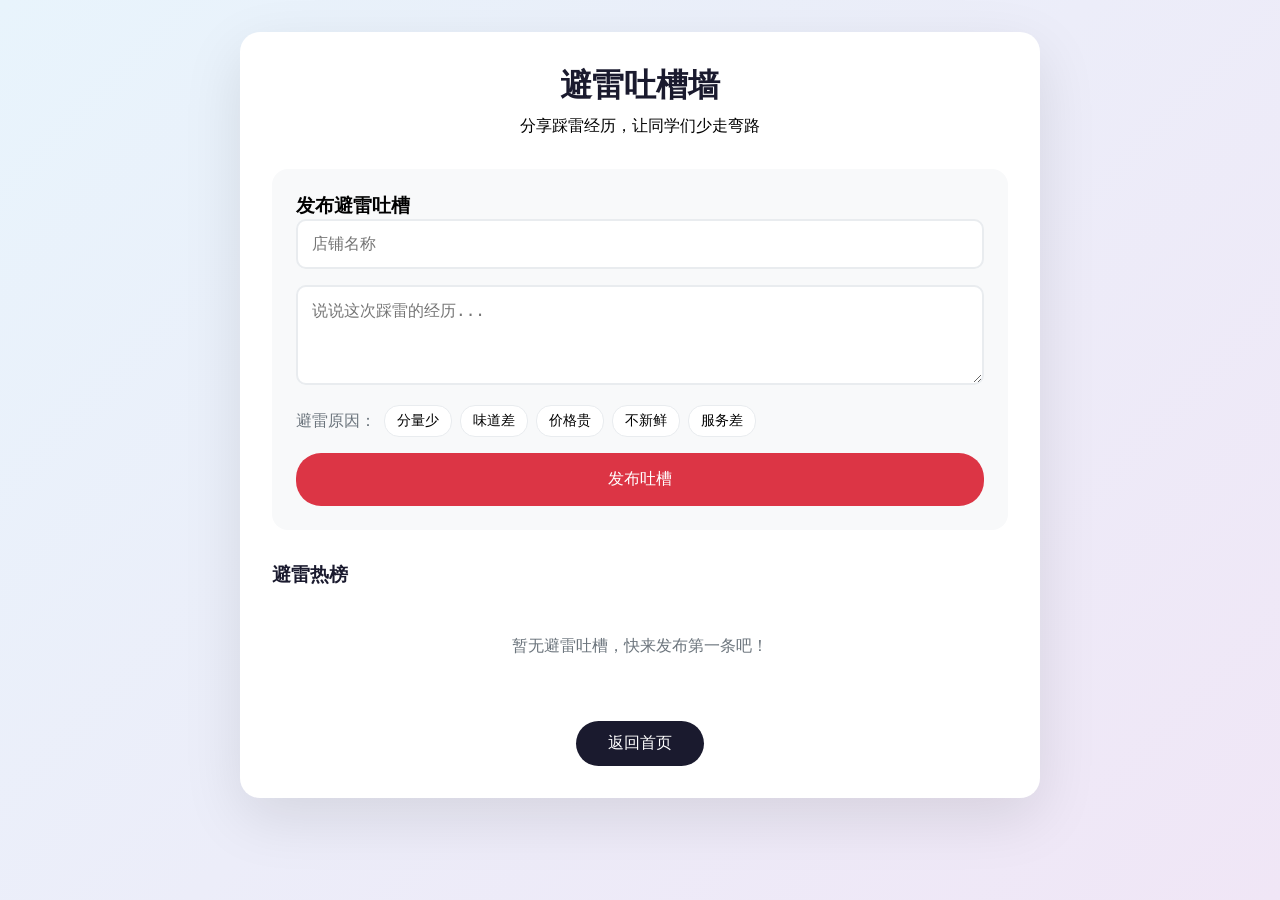
<file: badreview.html>
<!DOCTYPE html>
<html lang="zh-CN">
<head>
    <meta charset="UTF-8">
    <meta name="viewport" content="width=device-width, initial-scale=1.0">
    <title>避雷吐槽墙 - 舌尖上的闽大</title>
    <style>
        * { margin: 0; padding: 0; box-sizing: border-box; }
        :root {
            --primary: #003366;
            --danger: #dc3545;
            --dark: #1a1a2e;
            --light: #f8f9fa;
            --gray: #6c757d;
        }
        body {
            font-family: 'Segoe UI', 'PingFang SC', 'Microsoft YaHei', sans-serif;
            background: linear-gradient(135deg, #e8f4fc 0%, #f0e6f6 100%);
            min-height: 100vh;
            padding: 2rem;
        }
        .container {
            max-width: 800px;
            margin: 0 auto;
            background: white;
            border-radius: 20px;
            padding: 2rem;
            box-shadow: 0 20px 60px rgba(0,0,0,0.1);
        }
        .header {
            text-align: center;
            margin-bottom: 2rem;
        }
        .header h1 {
            font-size: 2rem;
            color: var(--dark);
            margin-bottom: 0.5rem;
        }
        .badreview-form {
            background: var(--light);
            padding: 1.5rem;
            border-radius: 16px;
            margin-bottom: 2rem;
        }
        .badreview-input {
            width: 100%;
            padding: 0.875rem;
            border: 2px solid #e9ecef;
            border-radius: 10px;
            font-size: 1rem;
            margin-bottom: 1rem;
        }
        .badreview-textarea {
            width: 100%;
            padding: 0.875rem;
            border: 2px solid #e9ecef;
            border-radius: 10px;
            font-size: 1rem;
            min-height: 100px;
            resize: vertical;
            margin-bottom: 1rem;
        }
        .badreview-tags {
            display: flex;
            flex-wrap: wrap;
            gap: 0.5rem;
            align-items: center;
            margin-bottom: 1rem;
        }
        .badreview-tag-label {
            font-weight: 500;
            color: var(--gray);
        }
        .badreview-tag {
            display: flex;
            align-items: center;
            gap: 0.25rem;
            padding: 0.375rem 0.75rem;
            background: white;
            border: 1px solid #e9ecef;
            border-radius: 15px;
            font-size: 0.875rem;
            cursor: pointer;
        }
        .badreview-tag.selected {
            background: var(--danger);
            color: white;
            border-color: var(--danger);
        }
        .badreview-submit {
            width: 100%;
            padding: 1rem;
            background: var(--danger);
            color: white;
            border: none;
            border-radius: 25px;
            font-size: 1rem;
            cursor: pointer;
        }
        .badreview-list h3 {
            margin-bottom: 1rem;
            color: var(--dark);
        }
        .badreview-card {
            background: var(--light);
            padding: 1.25rem;
            border-radius: 12px;
            margin-bottom: 1rem;
            border-left: 4px solid var(--danger);
        }
        .badreview-header {
            display: flex;
            justify-content: space-between;
            margin-bottom: 0.5rem;
        }
        .badreview-shop-name {
            font-weight: 600;
            color: var(--dark);
        }
        .badreview-date {
            color: var(--gray);
            font-size: 0.875rem;
        }
        .badreview-content {
            color: var(--gray);
            line-height: 1.6;
            margin-bottom: 0.75rem;
        }
        .badreview-footer {
            display: flex;
            justify-content: space-between;
            align-items: center;
        }
        .badreview-tags-small {
            display: flex;
            gap: 0.5rem;
        }
        .badreview-tag-chip {
            padding: 0.25rem 0.5rem;
            background: rgba(220,53,69,0.1);
            color: var(--danger);
            border-radius: 10px;
            font-size: 0.75rem;
        }
        .badreview-like-btn {
            padding: 0.375rem 0.75rem;
            background: white;
            border: 1px solid #e9ecef;
            border-radius: 15px;
            cursor: pointer;
            color: var(--danger);
        }
        .back-btn {
            display: inline-block;
            margin-top: 2rem;
            padding: 0.75rem 2rem;
            background: var(--dark);
            color: white;
            text-decoration: none;
            border-radius: 25px;
        }
        .toast {
            position: fixed;
            bottom: 20px;
            left: 50%;
            transform: translateX(-50%);
            background: var(--dark);
            color: white;
            padding: 1rem 2rem;
            border-radius: 25px;
            z-index: 1000;
        }

        /* 移动端响应式 */
        @media (max-width: 768px) {
            body {
                padding: 1rem;
            }
            .container {
                padding: 1.5rem;
                border-radius: 15px;
            }
            .header h1 {
                font-size: 1.5rem;
            }
            .header p {
                font-size: 0.9rem;
            }
            .badreview-form {
                padding: 1rem;
            }
            .badreview-form h3 {
                font-size: 1.1rem;
            }
            .badreview-input {
                padding: 0.75rem;
                font-size: 0.95rem;
            }
            .badreview-textarea {
                padding: 0.75rem;
                font-size: 0.95rem;
                min-height: 80px;
            }
            .badreview-tags {
                gap: 0.4rem;
            }
            .badreview-tag-label {
                font-size: 0.9rem;
            }
            .badreview-tag {
                padding: 0.3rem 0.6rem;
                font-size: 0.8rem;
            }
            .badreview-submit {
                padding: 0.875rem;
                font-size: 0.95rem;
            }
            .badreview-list h3 {
                font-size: 1.1rem;
            }
            .badreview-card {
                padding: 1rem;
            }
            .badreview-shop-name {
                font-size: 0.95rem;
            }
            .badreview-content {
                font-size: 0.9rem;
            }
            .back-btn {
                padding: 0.5rem 1.5rem;
                font-size: 0.9rem;
                margin-top: 1.5rem;
            }
        }

        @media (max-width: 480px) {
            body {
                padding: 0.75rem;
            }
            .container {
                padding: 1rem;
                border-radius: 12px;
            }
            .header h1 {
                font-size: 1.3rem;
            }
            .badreview-form {
                padding: 0.75rem;
            }
            .badreview-input {
                padding: 0.6rem;
                font-size: 0.9rem;
            }
            .badreview-textarea {
                padding: 0.6rem;
                font-size: 0.9rem;
                min-height: 60px;
            }
            .badreview-tag {
                padding: 0.25rem 0.5rem;
                font-size: 0.75rem;
            }
            .badreview-submit {
                padding: 0.75rem;
                font-size: 0.9rem;
            }
            .badreview-card {
                padding: 0.75rem;
                border-radius: 8px;
            }
            .badreview-shop-name {
                font-size: 0.9rem;
            }
            .badreview-content {
                font-size: 0.85rem;
            }
            .badreview-tag-chip {
                font-size: 0.7rem;
            }
            .badreview-like-btn {
                padding: 0.3rem 0.6rem;
                font-size: 0.8rem;
            }
            .toast {
                padding: 0.75rem 1.5rem;
                font-size: 0.85rem;
            }
        }
    </style>
</head>
<body>
    <div class="container">
        <div class="header">
            <h1>避雷吐槽墙</h1>
            <p>分享踩雷经历，让同学们少走弯路</p>
        </div>
        
        <div class="badreview-form">
            <h3>发布避雷吐槽</h3>
            <input type="text" id="badreview-shop" class="badreview-input" placeholder="店铺名称" maxlength="30">
            <textarea id="badreview-content" class="badreview-textarea" placeholder="说说这次踩雷的经历..." maxlength="200"></textarea>
            <div class="badreview-tags">
                <span class="badreview-tag-label">避雷原因：</span>
                <label class="badreview-tag" onclick="this.classList.toggle('selected')">
                    <input type="checkbox" name="badtag" value="分量少" hidden> 分量少
                </label>
                <label class="badreview-tag" onclick="this.classList.toggle('selected')">
                    <input type="checkbox" name="badtag" value="味道差" hidden> 味道差
                </label>
                <label class="badreview-tag" onclick="this.classList.toggle('selected')">
                    <input type="checkbox" name="badtag" value="价格贵" hidden> 价格贵
                </label>
                <label class="badreview-tag" onclick="this.classList.toggle('selected')">
                    <input type="checkbox" name="badtag" value="不新鲜" hidden> 不新鲜
                </label>
                <label class="badreview-tag" onclick="this.classList.toggle('selected')">
                    <input type="checkbox" name="badtag" value="服务差" hidden> 服务差
                </label>
            </div>
            <button class="badreview-submit" onclick="submitBadReview()">发布吐槽</button>
        </div>
        
        <div class="badreview-list">
            <h3>避雷热榜</h3>
            <div id="badreview-items"></div>
        </div>
        
        <div style="text-align: center;">
            <a href="index.html" class="back-btn">返回首页</a>
        </div>
    </div>
    
    <script>
        const Storage = {
            get(key) { try { return JSON.parse(localStorage.getItem(key)) || []; } catch { return []; } },
            set(key, value) { localStorage.setItem(key, JSON.stringify(value)); }
        };

        function init() {
            renderBadReviews();
        }

        function submitBadReview() {
            const shop = document.getElementById('badreview-shop').value.trim();
            const content = document.getElementById('badreview-content').value.trim();
            
            if (!shop) { showToast('请输入店铺名称'); return; }
            if (!content) { showToast('请输入吐槽内容'); return; }
            
            const reviews = Storage.get('mjufav_badreviews');
            reviews.unshift({
                id: Date.now(),
                shop,
                content,
                tags: Array.from(document.querySelectorAll('.badreview-tag.selected'))
                    .map(el => el.textContent.trim()),
                likes: 0,
                date: new Date().toLocaleDateString()
            });
            Storage.set('mjufav_badreviews', reviews);
            
            document.getElementById('badreview-shop').value = '';
            document.getElementById('badreview-content').value = '';
            document.querySelectorAll('.badreview-tag').forEach(el => el.classList.remove('selected'));
            
            renderBadReviews();
            showToast('吐槽发布成功！');
        }

        function renderBadReviews() {
            const reviews = Storage.get('mjufav_badreviews');
            const container = document.getElementById('badreview-items');
            
            if (reviews.length === 0) {
                container.innerHTML = '<p style="text-align:center;color:#6c757d;padding:2rem;">暂无避雷吐槽，快来发布第一条吧！</p>';
                return;
            }
            
            container.innerHTML = reviews.map(review => `
                <div class="badreview-card">
                    <div class="badreview-header">
                        <span class="badreview-shop-name">${review.shop}</span>
                        <span class="badreview-date">${review.date}</span>
                    </div>
                    <div class="badreview-content">${review.content}</div>
                    <div class="badreview-footer">
                        <div class="badreview-tags-small">
                            ${review.tags.map(t => `<span class="badreview-tag-chip">${t}</span>`).join('')}
                        </div>
                        <button class="badreview-like-btn" onclick="likeReview(${review.id})">
                            + <span>${review.likes}</span>
                        </button>
                    </div>
                </div>
            `).join('');
        }

        function likeReview(id) {
            const reviews = Storage.get('mjufav_badreviews');
            const review = reviews.find(r => r.id === id);
            if (review) {
                review.likes++;
                Storage.set('mjufav_badreviews', reviews);
                renderBadReviews();
            }
        }

        function showToast(msg) {
            const toast = document.createElement('div');
            toast.className = 'toast';
            toast.textContent = msg;
            document.body.appendChild(toast);
            setTimeout(() => toast.remove(), 2000);
        }

        init();
    </script>
</body>
</html>
</file>
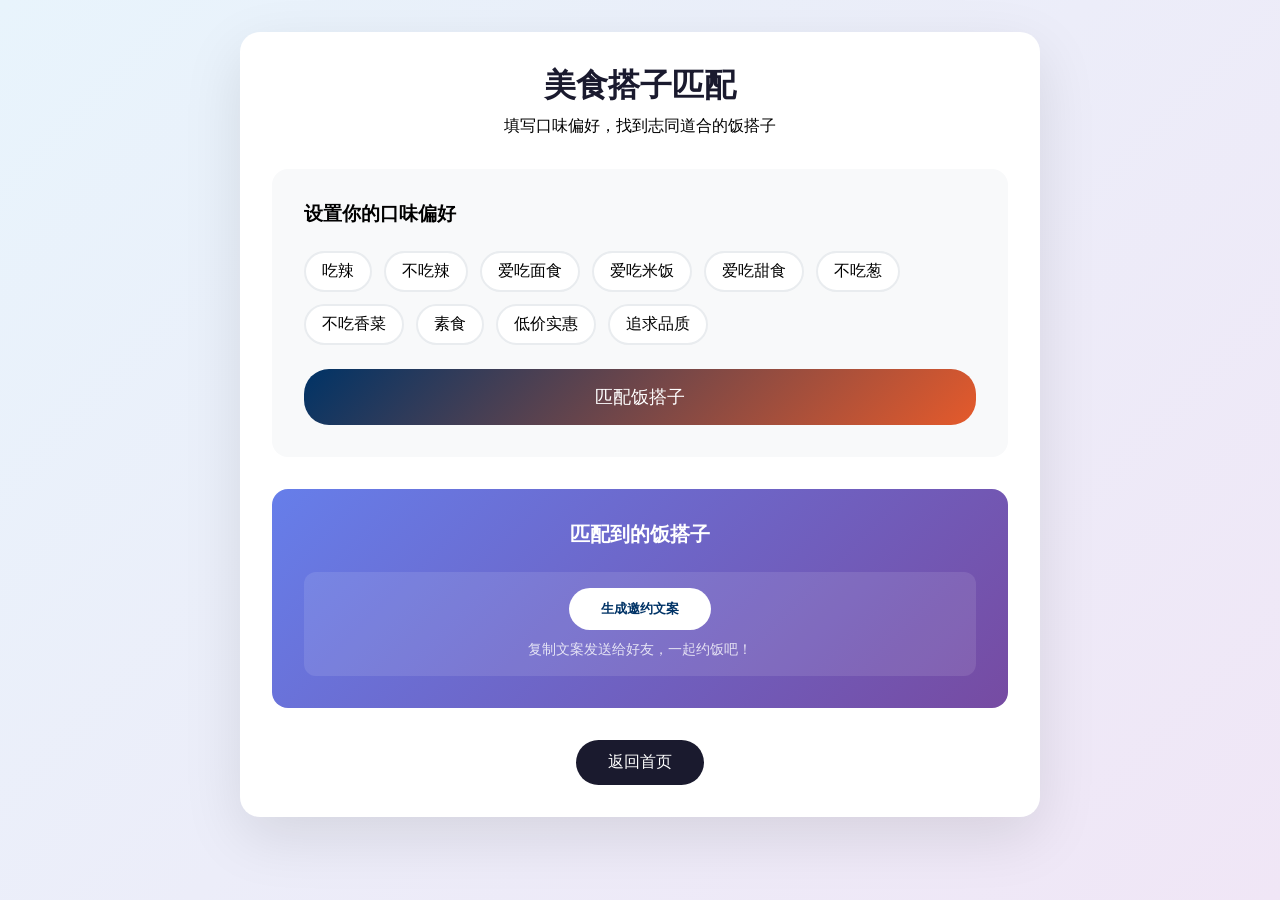
<file: buddy.html>
<!DOCTYPE html>
<html lang="zh-CN">
<head>
    <meta charset="UTF-8">
    <meta name="viewport" content="width=device-width, initial-scale=1.0">
    <title>美食搭子匹配 - 舌尖上的闽大</title>
    <style>
        * { margin: 0; padding: 0; box-sizing: border-box; }
        :root {
            --primary: #003366;
            --primary-dark: #e55a2b;
            --secondary: #f7c59f;
            --accent: #FFB6C1;
            --secondary: #87CEEB;
            --dark: #1a1a2e;
            --light: #f8f9fa;
            --gray: #6c757d;
        }
        body {
            font-family: 'Segoe UI', 'PingFang SC', 'Microsoft YaHei', sans-serif;
            background: linear-gradient(135deg, #e8f4fc 0%, #f0e6f6 100%);
            min-height: 100vh;
            padding: 2rem;
        }
        .container {
            max-width: 800px;
            margin: 0 auto;
            background: white;
            border-radius: 20px;
            padding: 2rem;
            box-shadow: 0 20px 60px rgba(0,0,0,0.1);
        }
        .header {
            text-align: center;
            margin-bottom: 2rem;
        }
        .header h1 {
            font-size: 2rem;
            color: var(--dark);
            margin-bottom: 0.5rem;
        }
        .buddy-profile {
            background: var(--light);
            padding: 2rem;
            border-radius: 16px;
        }
        .buddy-tags {
            display: flex;
            flex-wrap: wrap;
            gap: 0.75rem;
            margin: 1.5rem 0;
        }
        .buddy-tag {
            display: flex;
            align-items: center;
            gap: 0.5rem;
            padding: 0.5rem 1rem;
            background: white;
            border: 2px solid #e9ecef;
            border-radius: 25px;
            cursor: pointer;
            transition: all 0.3s;
        }
        .buddy-tag:hover {
            border-color: var(--primary);
        }
        .buddy-tag.selected {
            background: var(--primary);
            color: white;
            border-color: var(--primary);
        }
        .buddy-match-btn {
            width: 100%;
            padding: 1rem;
            background: linear-gradient(135deg, var(--primary) 0%, var(--primary-dark) 100%);
            color: white;
            border: none;
            border-radius: 25px;
            font-size: 1.1rem;
            cursor: pointer;
            transition: all 0.3s;
        }
        .buddy-match-btn:hover {
            transform: translateY(-2px);
            box-shadow: 0 8px 25px rgba(255,107,53,0.4);
        }
        .buddy-result {
            margin-top: 2rem;
            text-align: center;
        }
        .buddy-match-card {
            background: linear-gradient(135deg, #667eea 0%, #764ba2 100%);
            color: white;
            padding: 2rem;
            border-radius: 16px;
            margin-top: 1rem;
        }
        .buddy-match-card h3 {
            font-size: 1.25rem;
            margin-bottom: 1rem;
        }
        .buddy-match-card p {
            line-height: 1.6;
            opacity: 0.9;
        }
        .buddy-invite {
            margin-top: 1.5rem;
            padding: 1rem;
            background: rgba(255,255,255,0.1);
            border-radius: 12px;
        }
        .buddy-invite-btn {
            padding: 0.75rem 2rem;
            background: white;
            color: var(--primary);
            border: none;
            border-radius: 25px;
            cursor: pointer;
            font-weight: 600;
        }
        .back-btn {
            display: inline-block;
            margin-top: 2rem;
            padding: 0.75rem 2rem;
            background: var(--dark);
            color: white;
            text-decoration: none;
            border-radius: 25px;
        }
        .toast {
            position: fixed;
            bottom: 20px;
            left: 50%;
            transform: translateX(-50%);
            background: var(--dark);
            color: white;
            padding: 1rem 2rem;
            border-radius: 25px;
            z-index: 1000;
        }

        /* 移动端响应式 */
        @media (max-width: 768px) {
            body {
                padding: 1rem;
            }
            .container {
                padding: 1.5rem;
                border-radius: 15px;
            }
            .header h1 {
                font-size: 1.5rem;
            }
            .header p {
                font-size: 0.9rem;
            }
            .buddy-profile {
                padding: 1.5rem;
            }
            .buddy-profile h3 {
                font-size: 1.1rem;
            }
            .buddy-tags {
                gap: 0.5rem;
            }
            .buddy-tag {
                padding: 0.4rem 0.8rem;
                font-size: 0.9rem;
            }
            .buddy-match-btn {
                padding: 0.875rem;
                font-size: 1rem;
            }
            .buddy-match-card {
                padding: 1.5rem;
            }
            .buddy-match-card h3 {
                font-size: 1.1rem;
            }
            .buddy-invite-btn {
                padding: 0.6rem 1.5rem;
                font-size: 0.9rem;
            }
            .back-btn {
                padding: 0.5rem 1.5rem;
                font-size: 0.9rem;
                margin-top: 1.5rem;
            }
        }

        @media (max-width: 480px) {
            body {
                padding: 0.75rem;
            }
            .container {
                padding: 1rem;
                border-radius: 12px;
            }
            .header h1 {
                font-size: 1.3rem;
            }
            .buddy-profile {
                padding: 1rem;
            }
            .buddy-tags {
                gap: 0.4rem;
            }
            .buddy-tag {
                padding: 0.3rem 0.6rem;
                font-size: 0.85rem;
            }
            .buddy-match-btn {
                padding: 0.75rem;
                font-size: 0.95rem;
            }
            .buddy-match-card {
                padding: 1rem;
            }
            .buddy-match-card h3 {
                font-size: 1rem;
            }
            .buddy-invite-btn {
                padding: 0.5rem 1.25rem;
                font-size: 0.85rem;
            }
            .toast {
                padding: 0.75rem 1.5rem;
                font-size: 0.85rem;
            }
        }
    </style>
</head>
<body>
    <div class="container">
        <div class="header">
            <h1>美食搭子匹配</h1>
            <p>填写口味偏好，找到志同道合的饭搭子</p>
        </div>
        
        <div class="buddy-profile">
            <h3>设置你的口味偏好</h3>
            <div class="buddy-tags">
                <label class="buddy-tag" onclick="this.classList.toggle('selected')">
                    <input type="checkbox" name="preference" value="吃辣" hidden> 吃辣
                </label>
                <label class="buddy-tag" onclick="this.classList.toggle('selected')">
                    <input type="checkbox" name="preference" value="不吃辣" hidden> 不吃辣
                </label>
                <label class="buddy-tag" onclick="this.classList.toggle('selected')">
                    <input type="checkbox" name="preference" value="爱吃面食" hidden> 爱吃面食
                </label>
                <label class="buddy-tag" onclick="this.classList.toggle('selected')">
                    <input type="checkbox" name="preference" value="爱吃米饭" hidden> 爱吃米饭
                </label>
                <label class="buddy-tag" onclick="this.classList.toggle('selected')">
                    <input type="checkbox" name="preference" value="爱吃甜食" hidden> 爱吃甜食
                </label>
                <label class="buddy-tag" onclick="this.classList.toggle('selected')">
                    <input type="checkbox" name="preference" value="不吃葱" hidden> 不吃葱
                </label>
                <label class="buddy-tag" onclick="this.classList.toggle('selected')">
                    <input type="checkbox" name="preference" value="不吃香菜" hidden> 不吃香菜
                </label>
                <label class="buddy-tag" onclick="this.classList.toggle('selected')">
                    <input type="checkbox" name="preference" value="素食" hidden> 素食
                </label>
                <label class="buddy-tag" onclick="this.classList.toggle('selected')">
                    <input type="checkbox" name="preference" value="低价实惠" hidden> 低价实惠
                </label>
                <label class="buddy-tag" onclick="this.classList.toggle('selected')">
                    <input type="checkbox" name="preference" value="追求品质" hidden> 追求品质
                </label>
            </div>
            <button class="buddy-match-btn" onclick="matchBuddy()">匹配饭搭子</button>
        </div>
        
        <div id="buddy-result" class="buddy-result hidden">
            <div class="buddy-match-card">
                <h3>匹配到的饭搭子</h3>
                <div id="buddy-match-content"></div>
                <div class="buddy-invite">
                    <button class="buddy-invite-btn" onclick="generateInviteText()">生成邀约文案</button>
                    <p class="buddy-invite-hint" style="margin-top:0.5rem;opacity:0.8;font-size:0.875rem;">复制文案发送给好友，一起约饭吧！</p>
                </div>
            </div>
        </div>
        
        <div style="text-align: center;">
            <a href="index.html" class="back-btn">返回首页</a>
        </div>
    </div>
    
    <script>
        const buddyProfiles = [
            { name: '辣妹子', traits: ['吃辣', '爱吃米饭'], desc: '无辣不欢，米饭一定要配重口味菜！' },
            { name: '养生达人', traits: ['不吃辣', '爱吃面食', '素食'], desc: '清淡饮食，追求健康生活' },
            { name: '甜食控', traits: ['爱吃甜食', '追求品质'], desc: '餐后一定要来点甜的才满足' },
            { name: '省钱大师', traits: ['低价实惠', '爱吃米饭'], desc: '性价比至上，米饭管饱就行' },
            { name: '嗦粉狂魔', traits: ['吃辣', '爱吃面食'], desc: '各种粉类都是心头好' }
        ];

        function matchBuddy() {
            const selected = Array.from(document.querySelectorAll('.buddy-tag.selected'))
                .map(el => el.textContent.trim());
            
            if (selected.length === 0) {
                showToast('请至少选择一个口味偏好');
                return;
            }
            
            // 简单匹配逻辑
            const match = buddyProfiles[Math.floor(Math.random() * buddyProfiles.length)];
            const matchCount = selected.filter(s => match.traits.includes(s)).length;
            const score = Math.min(100, matchCount * 25 + Math.random() * 20);
            
            document.getElementById('buddy-match-content').innerHTML = `
                <p><strong>${match.name}</strong></p>
                <p style="margin-top:0.5rem;">匹配度: ${Math.round(score)}%</p>
                <p style="margin-top:1rem;">${match.desc}</p>
                <p style="margin-top:0.5rem;font-size:0.875rem;opacity:0.8;">口味标签: ${match.traits.join('、')}</p>
            `;
            document.getElementById('buddy-result').classList.remove('hidden');
        }

        function generateInviteText() {
            const text = '嘿！发现了一个超棒的校园美食平台"舌尖上的闽大"，一起约饭吗？';
            navigator.clipboard.writeText(text).then(() => {
                showToast('文案已复制到剪贴板！');
            });
        }

        function showToast(msg) {
            const toast = document.createElement('div');
            toast.className = 'toast';
            toast.textContent = msg;
            document.body.appendChild(toast);
            setTimeout(() => toast.remove(), 2000);
        }
    </script>
</body>
</html>
</file>
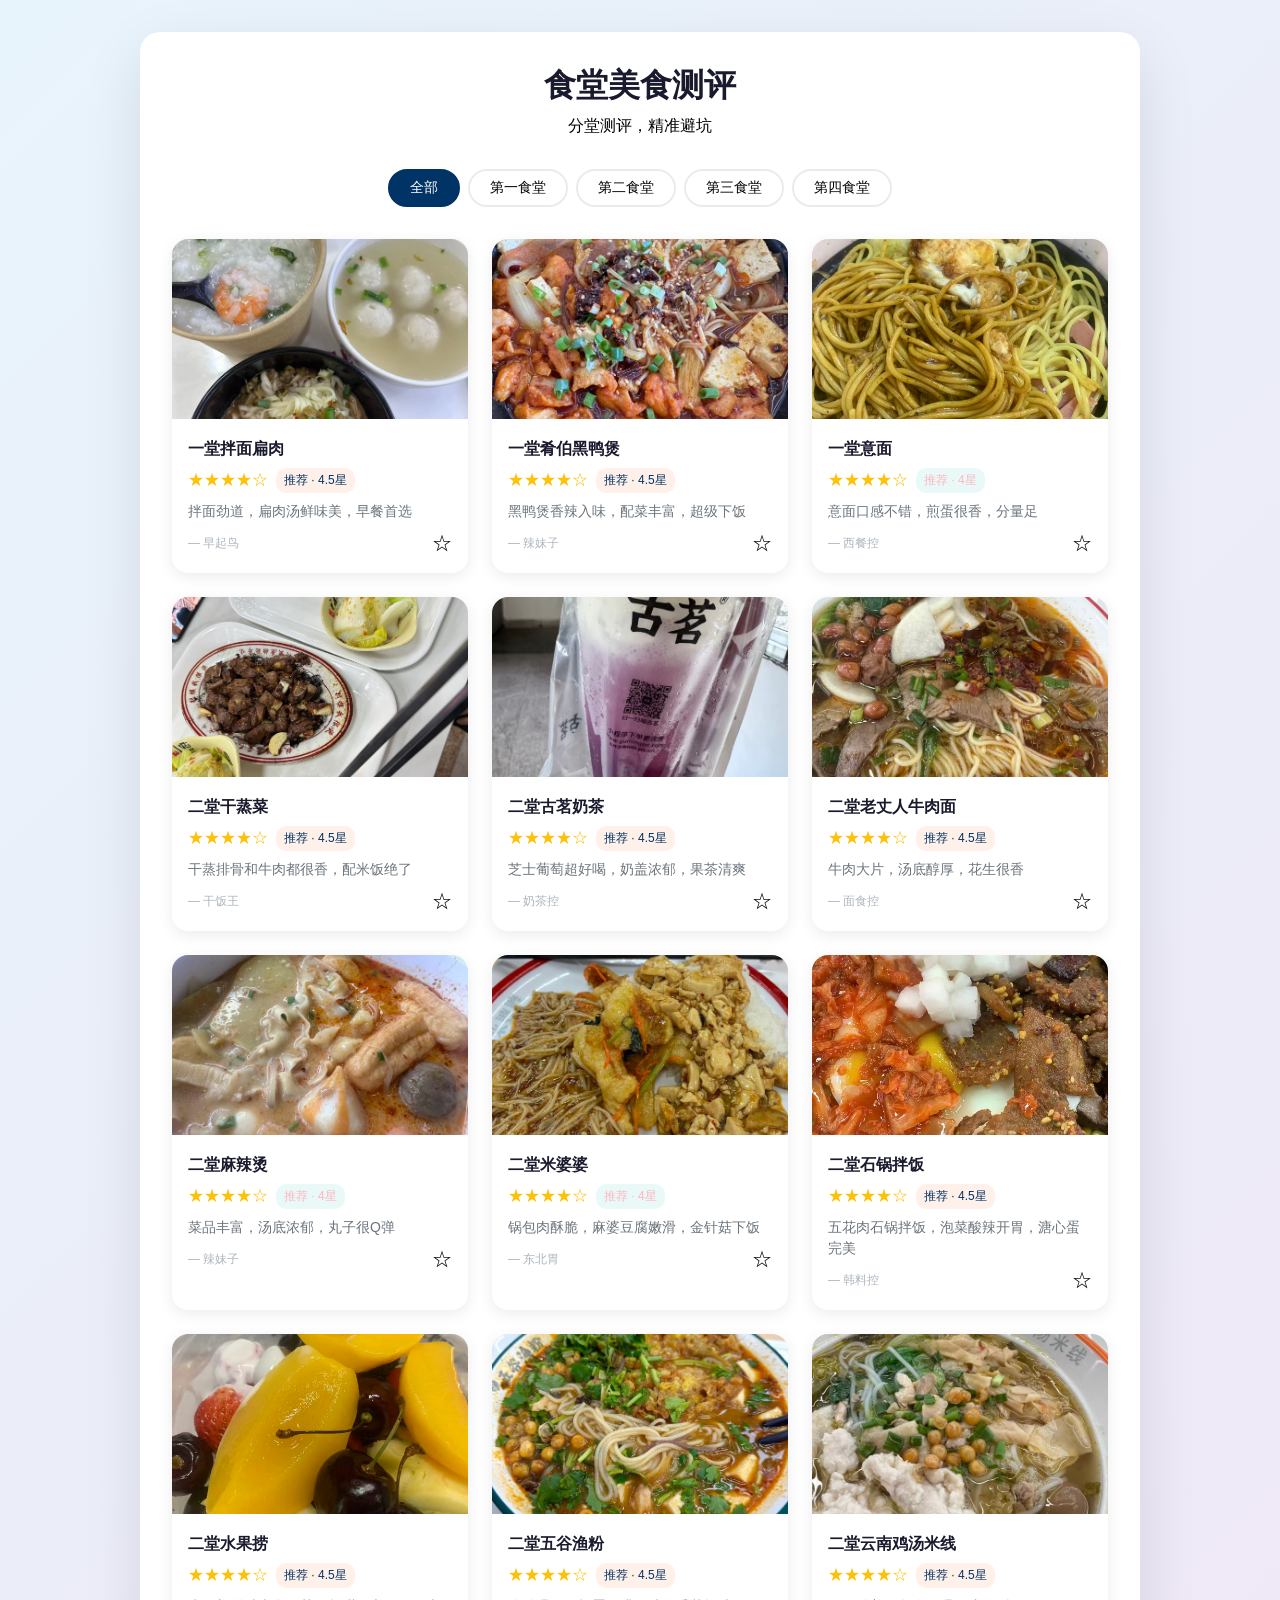
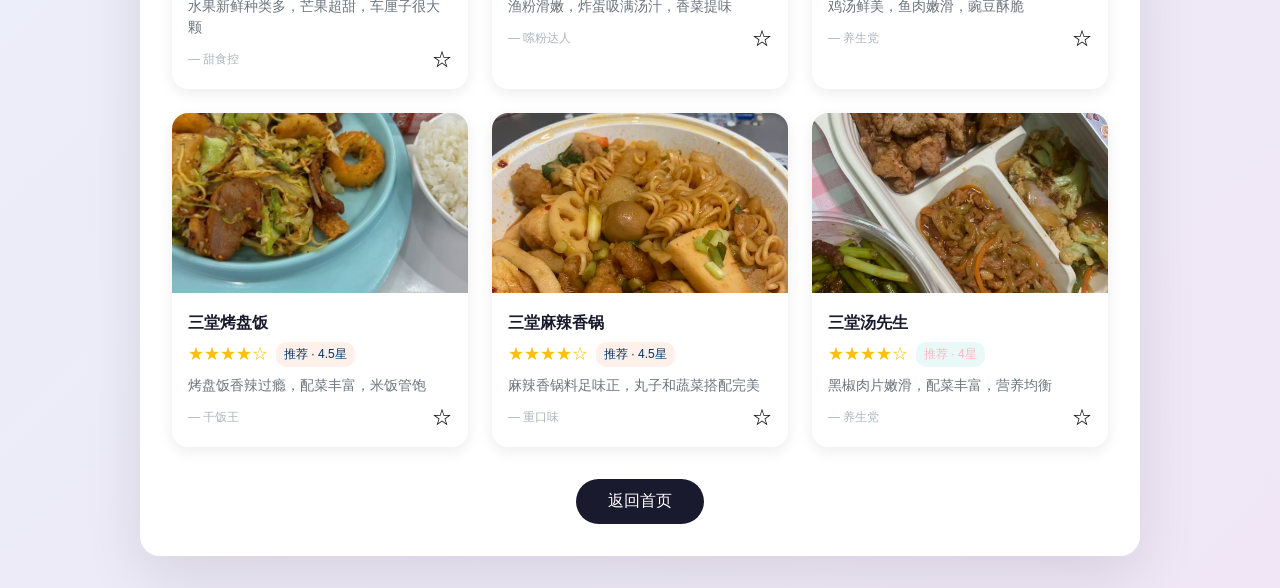
<file: cafeteria.html>
<!DOCTYPE html>
<html lang="zh-CN">
<head>
    <meta charset="UTF-8">
    <meta name="viewport" content="width=device-width, initial-scale=1.0">
    <title>食堂美食测评 - 舌尖上的闽大</title>
    <style>
        * { margin: 0; padding: 0; box-sizing: border-box; }
        :root {
            --primary: #003366;
            --accent: #FFB6C1;
            --secondary: #87CEEB;
            --dark: #1a1a2e;
            --light: #f8f9fa;
            --gray: #6c757d;
            --warning: #ffc107;
        }
        body {
            font-family: 'Segoe UI', 'PingFang SC', 'Microsoft YaHei', sans-serif;
            background: linear-gradient(135deg, #e8f4fc 0%, #f0e6f6 100%);
            min-height: 100vh;
            padding: 2rem;
        }
        .container {
            max-width: 1000px;
            margin: 0 auto;
            background: white;
            border-radius: 20px;
            padding: 2rem;
            box-shadow: 0 20px 60px rgba(0,0,0,0.1);
        }
        .header {
            text-align: center;
            margin-bottom: 2rem;
        }
        .header h1 {
            font-size: 2rem;
            color: var(--dark);
            margin-bottom: 0.5rem;
        }
        .filter-tabs {
            display: flex;
            justify-content: center;
            gap: 0.5rem;
            margin-bottom: 2rem;
            flex-wrap: wrap;
        }
        .filter-tab {
            padding: 0.5rem 1.25rem;
            border: 2px solid #e9ecef;
            background: white;
            border-radius: 25px;
            cursor: pointer;
            transition: all 0.3s;
            font-size: 0.875rem;
        }
        .filter-tab:hover {
            border-color: var(--primary);
            color: var(--primary);
        }
        .filter-tab.active {
            background: var(--primary);
            color: white;
            border-color: var(--primary);
        }
        .food-grid {
            display: grid;
            grid-template-columns: repeat(auto-fill, minmax(250px, 1fr));
            gap: 1.5rem;
        }
        .food-card {
            background: white;
            border-radius: 16px;
            overflow: hidden;
            box-shadow: 0 4px 15px rgba(0,0,0,0.08);
            transition: all 0.3s;
            cursor: pointer;
        }
        .food-card:hover {
            transform: translateY(-5px);
            box-shadow: 0 12px 35px rgba(0,0,0,0.15);
        }
        .food-image {
            width: 100%;
            height: 180px;
            object-fit: cover;
        }
        .food-image-placeholder {
            width: 100%;
            height: 180px;
            background: linear-gradient(135deg, #667eea 0%, #764ba2 100%);
            display: flex;
            align-items: center;
            justify-content: center;
            font-size: 4rem;
            color: white;
        }
        .food-content {
            padding: 1rem;
        }
        .food-name {
            font-weight: 600;
            font-size: 1rem;
            color: var(--dark);
            margin-bottom: 0.5rem;
        }
        .food-rating {
            display: flex;
            align-items: center;
            gap: 0.5rem;
            margin-bottom: 0.5rem;
        }
        .stars {
            color: var(--warning);
        }
        .rating-tag {
            font-size: 0.75rem;
            padding: 0.25rem 0.5rem;
            border-radius: 10px;
        }
        .rating-tag.excellent {
            background: rgba(255,107,53,0.1);
            color: var(--primary);
        }
        .rating-tag.good {
            background: rgba(46,196,182,0.1);
            color: var(--accent);
        }
        .food-review {
            color: var(--gray);
            font-size: 0.875rem;
            line-height: 1.5;
            margin-bottom: 0.5rem;
        }
        .food-footer {
            display: flex;
            justify-content: space-between;
            align-items: center;
        }
        .food-reviewer {
            color: #adb5bd;
            font-size: 0.75rem;
        }
        .fav-btn {
            background: none;
            border: none;
            font-size: 1.25rem;
            cursor: pointer;
            transition: transform 0.2s;
        }
        .fav-btn:hover {
            transform: scale(1.2);
        }
        .back-btn {
            display: inline-block;
            margin-top: 2rem;
            padding: 0.75rem 2rem;
            background: var(--dark);
            color: white;
            text-decoration: none;
            border-radius: 25px;
        }
        .toast {
            position: fixed;
            bottom: 20px;
            left: 50%;
            transform: translateX(-50%);
            background: var(--dark);
            color: white;
            padding: 1rem 2rem;
            border-radius: 25px;
            z-index: 1000;
        }

        /* 移动端响应式 */
        @media (max-width: 768px) {
            body {
                padding: 1rem;
            }
            .container {
                padding: 1.5rem;
                border-radius: 15px;
            }
            .header h1 {
                font-size: 1.5rem;
            }
            .header p {
                font-size: 0.9rem;
            }
            .filter-tabs {
                gap: 0.4rem;
                margin-bottom: 1.5rem;
            }
            .filter-tab {
                padding: 0.4rem 1rem;
                font-size: 0.8rem;
            }
            .food-grid {
                grid-template-columns: 1fr;
                gap: 1rem;
            }
            .food-image {
                height: 160px;
            }
            .food-content {
                padding: 0.875rem;
            }
            .food-name {
                font-size: 0.95rem;
            }
            .food-review {
                font-size: 0.8rem;
            }
            .back-btn {
                padding: 0.5rem 1.5rem;
                font-size: 0.9rem;
                margin-top: 1.5rem;
            }
        }

        @media (max-width: 480px) {
            body {
                padding: 0.75rem;
            }
            .container {
                padding: 1rem;
                border-radius: 12px;
            }
            .header h1 {
                font-size: 1.3rem;
            }
            .filter-tabs {
                gap: 0.3rem;
            }
            .filter-tab {
                padding: 0.3rem 0.8rem;
                font-size: 0.75rem;
            }
            .food-image {
                height: 140px;
            }
            .food-content {
                padding: 0.75rem;
            }
            .food-name {
                font-size: 0.9rem;
            }
            .toast {
                padding: 0.75rem 1.5rem;
                font-size: 0.85rem;
            }
        }
    </style>
</head>
<body>
    <div class="container">
        <div class="header">
            <h1>食堂美食测评</h1>
            <p>分堂测评，精准避坑</p>
        </div>
        
        <div class="filter-tabs">
            <button class="filter-tab active" data-canteen="all" onclick="filterCanteen('all')">全部</button>
            <button class="filter-tab" data-canteen="1" onclick="filterCanteen('1')">第一食堂</button>
            <button class="filter-tab" data-canteen="2" onclick="filterCanteen('2')">第二食堂</button>
            <button class="filter-tab" data-canteen="3" onclick="filterCanteen('3')">第三食堂</button>
            <button class="filter-tab" data-canteen="4" onclick="filterCanteen('4')">第四食堂</button>
        </div>
        
        <div class="food-grid" id="food-grid"></div>
        
        <div style="text-align: center;">
            <a href="index.html" class="back-btn">返回首页</a>
        </div>
    </div>
    
    <script>
        const foodData = [
            { id: 1, name: '一堂拌面扁肉', rating: 4.5, review: '拌面劲道，扁肉汤鲜味美，早餐首选', reviewer: '早起鸟', canteen: '1', type: 'cafeteria', tag: '推荐', image: 'images/一堂拌面扁肉.jpg' },
            { id: 2, name: '一堂肴伯黑鸭煲', rating: 4.5, review: '黑鸭煲香辣入味，配菜丰富，超级下饭', reviewer: '辣妹子', canteen: '1', type: 'cafeteria', tag: '推荐', image: 'images/一堂肴伯黑鸭煲.jpg' },
            { id: 3, name: '一堂意面', rating: 4, review: '意面口感不错，煎蛋很香，分量足', reviewer: '西餐控', canteen: '1', type: 'cafeteria', tag: '推荐', image: 'images/一堂意面.jpg' },
            { id: 4, name: '二堂干蒸菜', rating: 4.5, review: '干蒸排骨和牛肉都很香，配米饭绝了', reviewer: '干饭王', canteen: '2', type: 'cafeteria', tag: '推荐', image: 'images/二堂干蒸菜.jpg' },
            { id: 5, name: '二堂古茗奶茶', rating: 4.5, review: '芝士葡萄超好喝，奶盖浓郁，果茶清爽', reviewer: '奶茶控', canteen: '2', type: 'cafeteria', tag: '推荐', image: 'images/二堂古茗.jpg' },
            { id: 6, name: '二堂老丈人牛肉面', rating: 4.5, review: '牛肉大片，汤底醇厚，花生很香', reviewer: '面食控', canteen: '2', type: 'cafeteria', tag: '推荐', image: 'images/二堂老丈人牛肉面.jpg' },
            { id: 7, name: '二堂麻辣烫', rating: 4, review: '菜品丰富，汤底浓郁，丸子很Q弹', reviewer: '辣妹子', canteen: '2', type: 'cafeteria', tag: '推荐', image: 'images/二堂麻辣烫.jpg' },
            { id: 8, name: '二堂米婆婆', rating: 4, review: '锅包肉酥脆，麻婆豆腐嫩滑，金针菇下饭', reviewer: '东北胃', canteen: '2', type: 'cafeteria', tag: '推荐', image: 'images/二堂米婆婆.jpg' },
            { id: 9, name: '二堂石锅拌饭', rating: 4.5, review: '五花肉石锅拌饭，泡菜酸辣开胃，溏心蛋完美', reviewer: '韩料控', canteen: '2', type: 'cafeteria', tag: '推荐', image: 'images/二堂石锅拌饭.jpg' },
            { id: 10, name: '二堂水果捞', rating: 4.5, review: '水果新鲜种类多，芒果超甜，车厘子很大颗', reviewer: '甜食控', canteen: '2', type: 'cafeteria', tag: '推荐', image: 'images/二堂水果捞.jpg' },
            { id: 11, name: '二堂五谷渔粉', rating: 4.5, review: '渔粉滑嫩，炸蛋吸满汤汁，香菜提味', reviewer: '嗦粉达人', canteen: '2', type: 'cafeteria', tag: '推荐', image: 'images/二堂五谷渔粉.jpg' },
            { id: 12, name: '二堂云南鸡汤米线', rating: 4.5, review: '鸡汤鲜美，鱼肉嫩滑，豌豆酥脆', reviewer: '养生党', canteen: '2', type: 'cafeteria', tag: '推荐', image: 'images/二堂云南鸡汤米线.jpg' },
            { id: 13, name: '三堂烤盘饭', rating: 4.5, review: '烤盘饭香辣过瘾，配菜丰富，米饭管饱', reviewer: '干饭王', canteen: '3', type: 'cafeteria', tag: '推荐', image: 'images/三堂烤盘饭.jpg' },
            { id: 14, name: '三堂麻辣香锅', rating: 4.5, review: '麻辣香锅料足味正，丸子和蔬菜搭配完美', reviewer: '重口味', canteen: '3', type: 'cafeteria', tag: '推荐', image: 'images/三堂麻辣香锅.jpg' },
            { id: 15, name: '三堂汤先生', rating: 4, review: '黑椒肉片嫩滑，配菜丰富，营养均衡', reviewer: '养生党', canteen: '3', type: 'cafeteria', tag: '推荐', image: 'images/三堂汤先生.jpg' }
        ];

        const Storage = {
            get(key) { try { return JSON.parse(localStorage.getItem(key)) || []; } catch { return []; } },
            set(key, value) { localStorage.setItem(key, JSON.stringify(value)); }
        };

        function init() {
            renderFoods('all');
        }

        function filterCanteen(canteen) {
            document.querySelectorAll('.filter-tab').forEach(tab => {
                tab.classList.toggle('active', tab.dataset.canteen === canteen);
            });
            renderFoods(canteen);
        }

        function renderFoods(canteen) {
            let filtered = foodData.filter(f => f.type === 'cafeteria');
            if (canteen !== 'all') {
                filtered = filtered.filter(f => f.canteen === canteen);
            }
            
            const favorites = Storage.get('mjufav_spa');
            const grid = document.getElementById('food-grid');
            
            if (filtered.length === 0) {
                grid.innerHTML = '<p style="text-align:center;color:#6c757d;padding:3rem;">暂无数据</p>';
                return;
            }
            
            grid.innerHTML = filtered.map(food => {
                const isFav = favorites.includes(food.id);
                return `
                    <div class="food-card">
                        ${food.image ? `<img src="${food.image}" alt="${food.name}" class="food-image" loading="lazy">` : '<div class="food-image-placeholder">F</div>'}
                        <div class="food-content">
                            <div class="food-name">${food.name}</div>
                            <div class="food-rating">
                                <span class="stars">${'★'.repeat(Math.floor(food.rating))}${'☆'.repeat(5 - Math.floor(food.rating))}</span>
                                <span class="rating-tag ${food.rating >= 4.5 ? 'excellent' : 'good'}">${food.tag} · ${food.rating}星</span>
                            </div>
                            <div class="food-review">${food.review}</div>
                            <div class="food-footer">
                                <span class="food-reviewer">— ${food.reviewer}</span>
                                <button class="fav-btn" onclick="toggleFav(${food.id}, event)">${isFav ? '★' : '☆'}</button>
                            </div>
                        </div>
                    </div>
                `;
            }).join('');
        }

        function toggleFav(id, event) {
            event.stopPropagation();
            const favorites = Storage.get('mjufav_spa');
            const index = favorites.indexOf(id);
            
            if (index === -1) {
                favorites.push(id);
                showToast('已添加到收藏');
            } else {
                favorites.splice(index, 1);
                showToast('已取消收藏');
            }
            
            Storage.set('mjufav_spa', favorites);
            const activeTab = document.querySelector('.filter-tab.active');
            renderFoods(activeTab ? activeTab.dataset.canteen : 'all');
        }

        function showToast(msg) {
            const toast = document.createElement('div');
            toast.className = 'toast';
            toast.textContent = msg;
            document.body.appendChild(toast);
            setTimeout(() => toast.remove(), 2000);
        }

        init();
    </script>
</body>
</html>
</file>
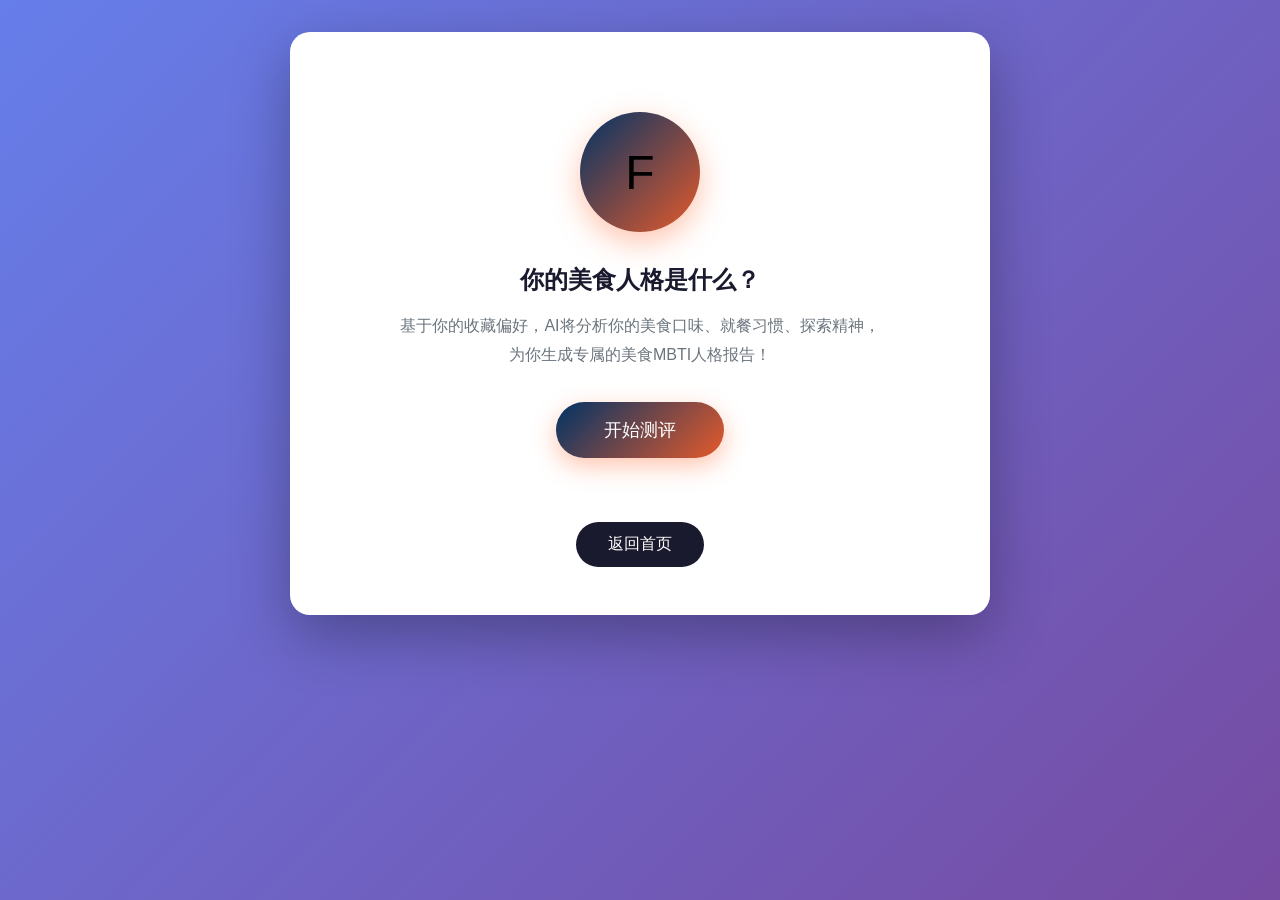
<file: mbti.html>
<!DOCTYPE html>
<html lang="zh-CN">
<head>
    <meta charset="UTF-8">
    <meta name="viewport" content="width=device-width, initial-scale=1.0">
    <title>趣味MBTI测评 - 舌尖上的闽大</title>
    <style>
        * { margin: 0; padding: 0; box-sizing: border-box; }
        :root {
            --primary: #003366;
            --accent: #FFB6C1;
            --secondary: #87CEEB;
            --dark: #1a1a2e;
            --light: #f8f9fa;
            --gray: #6c757d;
        }
        body {
            font-family: 'Segoe UI', 'PingFang SC', 'Microsoft YaHei', sans-serif;
            background: linear-gradient(135deg, #667eea 0%, #764ba2 100%);
            min-height: 100vh;
            padding: 2rem;
        }
        .container {
            max-width: 700px;
            margin: 0 auto;
            background: white;
            border-radius: 20px;
            padding: 3rem;
            box-shadow: 0 20px 60px rgba(0,0,0,0.3);
        }
        .mbti-intro {
            text-align: center;
            padding: 2rem 0;
        }
        .mbti-hero {
            width: 120px;
            height: 120px;
            background: linear-gradient(135deg, var(--primary) 0%, #e55a2b 100%);
            border-radius: 50%;
            display: flex;
            align-items: center;
            justify-content: center;
            font-size: 3rem;
            margin: 0 auto 2rem;
            box-shadow: 0 10px 30px rgba(255,107,53,0.4);
        }
        .mbti-intro h3 {
            font-size: 1.5rem;
            color: var(--dark);
            margin-bottom: 1rem;
        }
        .mbti-intro p {
            color: var(--gray);
            line-height: 1.8;
            margin-bottom: 2rem;
        }
        .mbti-start-btn {
            padding: 1rem 3rem;
            background: linear-gradient(135deg, var(--primary) 0%, #e55a2b 100%);
            color: white;
            border: none;
            border-radius: 50px;
            font-size: 1.1rem;
            cursor: pointer;
            box-shadow: 0 8px 25px rgba(255,107,53,0.4);
        }
        .mbti-result {
            text-align: center;
            animation: fadeIn 0.5s ease;
        }
        @keyframes fadeIn {
            from { opacity: 0; transform: translateY(20px); }
            to { opacity: 1; transform: translateY(0); }
        }
        .mbti-result-header {
            background: linear-gradient(135deg, #667eea 0%, #764ba2 100%);
            color: white;
            padding: 2rem;
            border-radius: 16px;
            margin-bottom: 2rem;
        }
        .mbti-type {
            font-size: 3rem;
            font-weight: bold;
            margin-bottom: 0.5rem;
        }
        .mbti-title {
            font-size: 1.25rem;
            opacity: 0.9;
        }
        .mbti-result-body {
            text-align: left;
        }
        .mbti-desc {
            color: var(--gray);
            line-height: 1.8;
            margin-bottom: 1.5rem;
            padding: 1rem;
            background: var(--light);
            border-radius: 12px;
        }
        .mbti-traits {
            display: grid;
            grid-template-columns: repeat(2, 1fr);
            gap: 1rem;
            margin-bottom: 1.5rem;
        }
        .mbti-trait {
            background: var(--light);
            padding: 1rem;
            border-radius: 12px;
            text-align: center;
        }
        .mbti-trait-label {
            color: var(--gray);
            font-size: 0.875rem;
            margin-bottom: 0.5rem;
        }
        .mbti-trait-value {
            color: var(--primary);
            font-size: 1.25rem;
            font-weight: bold;
        }
        .mbti-recommend {
            background: linear-gradient(135deg, rgba(102,126,234,0.1) 0%, rgba(118,75,162,0.1) 100%);
            padding: 1.5rem;
            border-radius: 12px;
            margin-bottom: 1.5rem;
        }
        .mbti-recommend h4 {
            color: var(--dark);
            margin-bottom: 0.5rem;
        }
        .mbti-recommend p {
            color: var(--gray);
            line-height: 1.6;
        }
        .mbti-share {
            text-align: center;
        }
        .mbti-share-btn {
            padding: 0.875rem 2rem;
            background: var(--dark);
            color: white;
            border: none;
            border-radius: 25px;
            cursor: pointer;
        }
        .back-btn {
            display: inline-block;
            margin-top: 2rem;
            padding: 0.75rem 2rem;
            background: var(--dark);
            color: white;
            text-decoration: none;
            border-radius: 25px;
        }
        .toast {
            position: fixed;
            bottom: 20px;
            left: 50%;
            transform: translateX(-50%);
            background: var(--dark);
            color: white;
            padding: 1rem 2rem;
            border-radius: 25px;
            z-index: 1000;
        }

        /* 移动端响应式 */
        @media (max-width: 768px) {
            body {
                padding: 1rem;
            }
            .container {
                padding: 1.5rem;
                border-radius: 15px;
            }
            .mbti-intro {
                padding: 1.5rem 0;
            }
            .mbti-hero {
                width: 100px;
                height: 100px;
                font-size: 2.5rem;
                margin-bottom: 1.5rem;
            }
            .mbti-intro h3 {
                font-size: 1.25rem;
            }
            .mbti-intro p {
                font-size: 0.9rem;
                line-height: 1.6;
                margin-bottom: 1.5rem;
            }
            .mbti-start-btn {
                padding: 0.875rem 2.5rem;
                font-size: 1rem;
            }
            .mbti-result-header {
                padding: 1.5rem;
            }
            .mbti-type {
                font-size: 2.5rem;
            }
            .mbti-title {
                font-size: 1.1rem;
            }
            .mbti-traits {
                grid-template-columns: 1fr;
                gap: 0.75rem;
            }
            .mbti-recommend {
                padding: 1rem;
            }
            .mbti-share-btn {
                padding: 0.75rem 1.5rem;
            }
            .back-btn {
                padding: 0.5rem 1.5rem;
                font-size: 0.9rem;
                margin-top: 1.5rem;
            }
        }

        @media (max-width: 480px) {
            body {
                padding: 0.75rem;
            }
            .container {
                padding: 1rem;
                border-radius: 12px;
            }
            .mbti-hero {
                width: 80px;
                height: 80px;
                font-size: 2rem;
            }
            .mbti-intro h3 {
                font-size: 1.1rem;
            }
            .mbti-intro p {
                font-size: 0.85rem;
            }
            .mbti-start-btn {
                padding: 0.75rem 2rem;
                font-size: 0.95rem;
            }
            .mbti-type {
                font-size: 2rem;
            }
            .mbti-trait {
                padding: 0.75rem;
            }
            .mbti-trait-value {
                font-size: 1rem;
            }
            .mbti-share-btn {
                padding: 0.6rem 1.25rem;
                font-size: 0.9rem;
            }
            .toast {
                padding: 0.75rem 1.5rem;
                font-size: 0.85rem;
            }
        }
    </style>
</head>
<body>
    <div class="container">
        <div class="mbti-intro" id="intro">
            <div class="mbti-hero">F</div>
            <h3>你的美食人格是什么？</h3>
            <p>基于你的收藏偏好，AI将分析你的美食口味、就餐习惯、探索精神，<br>为你生成专属的美食MBTI人格报告！</p>
            <button class="mbti-start-btn" onclick="startTest()">开始测评</button>
        </div>
        
        <div id="result" class="mbti-result" style="display:none;"></div>
        
        <div style="text-align: center;">
            <a href="index.html" class="back-btn">返回首页</a>
        </div>
    </div>
    
    <script>
        const foodMBTI = {
            'EFNP': { title: '美食探险家', desc: '你是天生的美食探险家！不拘泥于固定食堂，总是勇于尝试校外新店。你的收藏遍布各个食堂和北门小吃街，口味多元，对新鲜事物充满好奇。', traits: { '探索指数': '95%', '口味广度': '88%', '辣度耐受': '82%', '甜食偏好': '65%' }, recommend: '推荐你试试北门还没去过的新店，说不定能发现下一个宝藏美食！' },
            'ISFP': { title: '精致品鉴师', desc: '你是校园美食界的品鉴大师！你对食物有着极高的标准，收藏的每道菜都是精心挑选的精品。你注重用餐体验的每个细节。', traits: { '品味指数': '92%', '挑剔程度': '78%', '拍照频率': '95%', '分享欲': '70%' }, recommend: '你的品味已经很高了，不妨试试用测评抠图功能，把你的美食体验做成精美贴纸分享给朋友！' },
            'ENTJ': { title: '干饭指挥官', desc: '你是干饭界的指挥官！你总是能快速做出就餐决策，从不纠结吃什么。你的收藏集中在几个高分食堂，目标明确，效率至上。', traits: { '决策速度': '98%', '忠诚度': '85%', '效率指数': '90%', '带饭概率': '75%' }, recommend: '作为指挥官，你可以用"今天吃什么"功能帮室友做决定，一锤定音！' },
            'INFP': { title: '文艺美食家', desc: '你是充满文艺气息的美食家！你不仅关注味道，更注重美食背后的故事和情感。你可能会为一碗面写下长篇测评。', traits: { '文艺指数': '95%', '情感丰富': '90%', '测评长度': '88%', '拍照美学': '92%' }, recommend: '你的文字很有感染力，试试在详情页留下更多走心的评价吧！' },
            'ESTP': { title: '街头美食猎人', desc: '你是校园周边的美食猎人！比起食堂，你更热衷于探索北门小吃街的每个角落。烤冷面、螺蛳粉...你总是能找到最接地气的美味。', traits: { '街头指数': '96%', '夜宵频率': '90%', '辣度耐受': '88%', '冒险精神': '85%' }, recommend: '北门还有更多隐藏美食等你发现！试试随机抽签功能，探索未知美味！' },
            'ISTJ': { title: '食堂忠实粉丝', desc: '你是食堂的忠实粉丝！你喜欢熟悉的味道，有固定的就餐习惯和偏爱的窗口。你的收藏集中在特定食堂，对喜欢的菜品有着深厚的感情。', traits: { '忠诚度': '98%', '习惯稳定': '95%', '探索欲': '30%', '排队耐心': '85%' }, recommend: '偶尔也可以尝试一下其他食堂，说不定会有意外惊喜哦！' },
            'ENFP': { title: '社交美食家', desc: '你是社交型美食家！吃饭对你来说不仅是填饱肚子，更是社交活动。你喜欢和朋友一起探索新店，热衷于分享美食体验。', traits: { '社交指数': '95%', '从众指数': '80%', '分享欲': '92%', 'AA制概率': '70%' }, recommend: '你可以把美食测评结果分享给更多朋友，组织一次美食探店团！' },
            'INTJ': { title: '数据美食家', desc: '你是用数据说话的美食家！你会仔细研究每道菜的评分和评价，做出最优的就餐选择。你的收藏策略性很强，只保留真正值得的美食。', traits: { '分析能力': '98%', '评分敏感': '95%', '性价比控': '88%', '理性决策': '92%' }, recommend: '你的分析能力很强，不妨在图片墙上多点赞高质量图片，帮助其他同学做出更好的选择！' }
        };

        const Storage = {
            get(key) { try { return JSON.parse(localStorage.getItem(key)) || []; } catch { return []; } },
            set(key, value) { localStorage.setItem(key, JSON.stringify(value)); }
        };

        function startTest() {
            const favorites = Storage.get('mjufav_spa');
            
            // 简单测试：随机生成MBTI
            const types = Object.keys(foodMBTI);
            const type = types[Math.floor(Math.random() * types.length)];
            const mbti = foodMBTI[type];
            
            document.getElementById('intro').style.display = 'none';
            document.getElementById('result').style.display = 'block';
            document.getElementById('result').innerHTML = `
                <div class="mbti-result-header">
                    <div class="mbti-type">${type}</div>
                    <div class="mbti-title">${mbti.title}</div>
                </div>
                <div class="mbti-result-body">
                    <p class="mbti-desc">${mbti.desc}</p>
                    <div class="mbti-traits">
                        ${Object.entries(mbti.traits).map(([k, v]) => `
                            <div class="mbti-trait">
                                <div class="mbti-trait-label">${k}</div>
                                <div class="mbti-trait-value">${v}</div>
                            </div>
                        `).join('')}
                    </div>
                    <div class="mbti-recommend">
                        <h4>AI推荐</h4>
                        <p>${mbti.recommend}</p>
                    </div>
                    <div class="mbti-share">
                        <button class="mbti-share-btn" onclick="shareMbti('${type}', '${mbti.title}')">分享我的美食人格</button>
                    </div>
                </div>
            `;
        }

        function shareMbti(type, title) {
            const text = `我的美食MBTI人格是${type}「${title}」！你也来测测你的美食人格吧`;
            navigator.clipboard.writeText(text).then(() => {
                showToast('文案已复制到剪贴板！');
            });
        }

        function showToast(msg) {
            const toast = document.createElement('div');
            toast.className = 'toast';
            toast.textContent = msg;
            document.body.appendChild(toast);
            setTimeout(() => toast.remove(), 2000);
        }
    </script>
</body>
</html>
</file>
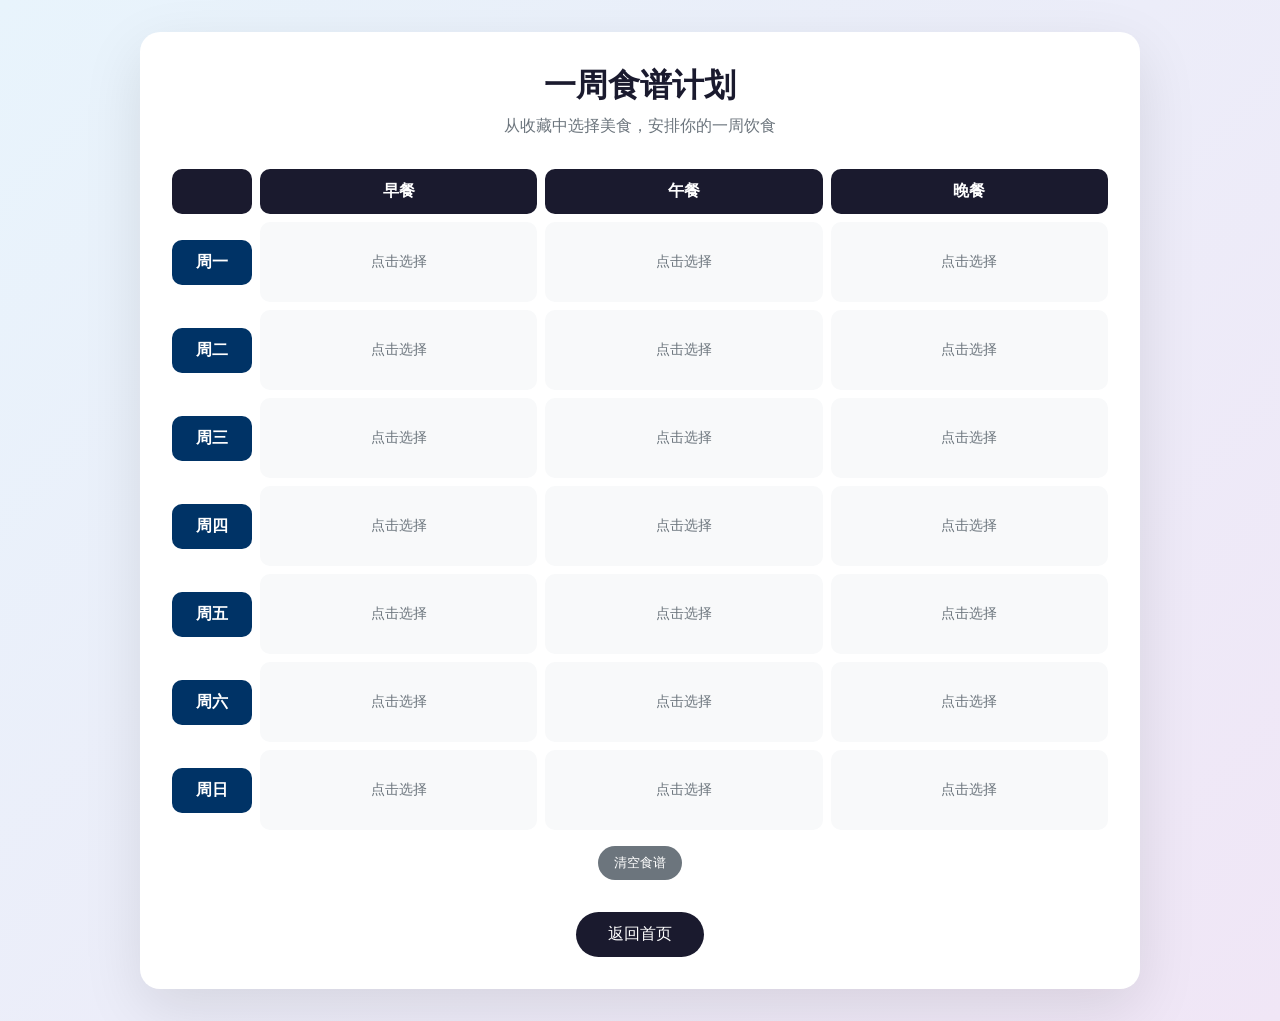
<file: mealplan.html>
<!DOCTYPE html>
<html lang="zh-CN">
<head>
    <meta charset="UTF-8">
    <meta name="viewport" content="width=device-width, initial-scale=1.0">
    <title>一周食谱计划 - 舌尖上的闽大</title>
    <style>
        * { margin: 0; padding: 0; box-sizing: border-box; }
        :root {
            --primary: #003366;
            --primary-dark: #e55a2b;
            --secondary: #f7c59f;
            --accent: #FFB6C1;
            --secondary: #87CEEB;
            --dark: #1a1a2e;
            --light: #f8f9fa;
            --gray: #6c757d;
        }
        body {
            font-family: 'Segoe UI', 'PingFang SC', 'Microsoft YaHei', sans-serif;
            background: linear-gradient(135deg, #e8f4fc 0%, #f0e6f6 100%);
            min-height: 100vh;
            padding: 2rem;
        }
        .container {
            max-width: 1000px;
            margin: 0 auto;
            background: white;
            border-radius: 20px;
            padding: 2rem;
            box-shadow: 0 20px 60px rgba(0,0,0,0.1);
        }
        .header {
            text-align: center;
            margin-bottom: 2rem;
        }
        .header h1 {
            font-size: 2rem;
            color: var(--dark);
            margin-bottom: 0.5rem;
        }
        .header p {
            color: var(--gray);
        }
        .mealplan-grid {
            display: flex;
            flex-direction: column;
            gap: 0.5rem;
        }
        .mealplan-row {
            display: grid;
            grid-template-columns: 80px 1fr 1fr 1fr;
            gap: 0.5rem;
            align-items: center;
        }
        .weekday-label, .weekday-name {
            background: var(--primary);
            color: white;
            padding: 0.75rem;
            text-align: center;
            border-radius: 10px;
            font-weight: 600;
        }
        .meal-slot {
            background: var(--light);
            padding: 1rem;
            text-align: center;
            border-radius: 10px;
            cursor: pointer;
            transition: all 0.3s;
            min-height: 80px;
            display: flex;
            align-items: center;
            justify-content: center;
        }
        .meal-slot:hover {
            background: var(--secondary);
            transform: scale(1.02);
        }
        .meal-slot.has-food {
            background: linear-gradient(135deg, #667eea 0%, #764ba2 100%);
            color: white;
        }
        .meal-slot .meal-placeholder {
            color: var(--gray);
            font-size: 0.875rem;
        }
        .meal-slot .meal-name {
            font-weight: 500;
            font-size: 0.9rem;
        }
        .meal-select-grid {
            display: grid;
            grid-template-columns: repeat(auto-fill, minmax(150px, 1fr));
            gap: 1rem;
            margin-top: 1rem;
        }
        .meal-select-item {
            border: 1px solid #e9ecef;
            padding: 1rem;
            border-radius: 10px;
            cursor: pointer;
            text-align: center;
            transition: all 0.3s;
        }
        .meal-select-item:hover {
            border-color: var(--primary);
            background: rgba(255,107,53,0.1);
        }
        .back-btn {
            display: inline-block;
            margin-top: 2rem;
            padding: 0.75rem 2rem;
            background: var(--dark);
            color: white;
            text-decoration: none;
            border-radius: 25px;
            transition: all 0.3s;
        }
        .back-btn:hover {
            background: var(--primary);
        }
        .clear-btn {
            padding: 0.5rem 1rem;
            background: var(--gray);
            color: white;
            border: none;
            border-radius: 20px;
            cursor: pointer;
            margin-top: 1rem;
        }
        .toast {
            position: fixed;
            bottom: 20px;
            left: 50%;
            transform: translateX(-50%);
            background: var(--dark);
            color: white;
            padding: 1rem 2rem;
            border-radius: 25px;
            z-index: 1000;
            animation: slideUp 0.3s ease;
        }
        @keyframes slideUp {
            from { opacity: 0; transform: translateX(-50%) translateY(20px); }
            to { opacity: 1; transform: translateX(-50%) translateY(0); }
        }
        .mealplan-weekdays {
            display: grid;
            grid-template-columns: 80px 1fr 1fr 1fr;
            gap: 0.5rem;
            margin-bottom: 0.5rem;
        }
        .mealplan-weekdays .weekday-label {
            background: var(--dark);
        }

        /* 移动端响应式 */
        @media (max-width: 768px) {
            body {
                padding: 1rem;
            }
            .container {
                padding: 1.5rem;
                border-radius: 15px;
            }
            .header h1 {
                font-size: 1.5rem;
            }
            .header p {
                font-size: 0.9rem;
            }
            .mealplan-row {
                grid-template-columns: 60px 1fr 1fr 1fr;
                gap: 0.4rem;
            }
            .mealplan-weekdays {
                grid-template-columns: 60px 1fr 1fr 1fr;
                gap: 0.4rem;
            }
            .weekday-label, .weekday-name {
                padding: 0.5rem;
                font-size: 0.85rem;
            }
            .meal-slot {
                padding: 0.75rem;
                min-height: 60px;
            }
            .meal-slot .meal-name {
                font-size: 0.8rem;
            }
            .meal-slot .meal-placeholder {
                font-size: 0.75rem;
            }
            .meal-select-grid {
                grid-template-columns: 1fr 1fr;
                gap: 0.75rem;
            }
            .meal-select-item {
                padding: 0.75rem;
            }
            .clear-btn {
                padding: 0.4rem 0.8rem;
                font-size: 0.85rem;
            }
            .back-btn {
                padding: 0.5rem 1.5rem;
                font-size: 0.9rem;
                margin-top: 1.5rem;
            }
        }

        @media (max-width: 480px) {
            body {
                padding: 0.75rem;
            }
            .container {
                padding: 1rem;
                border-radius: 12px;
            }
            .header h1 {
                font-size: 1.3rem;
            }
            .mealplan-row {
                grid-template-columns: 50px 1fr 1fr 1fr;
                gap: 0.3rem;
            }
            .mealplan-weekdays {
                grid-template-columns: 50px 1fr 1fr 1fr;
                gap: 0.3rem;
            }
            .weekday-label, .weekday-name {
                padding: 0.4rem;
                font-size: 0.75rem;
                border-radius: 6px;
            }
            .meal-slot {
                padding: 0.5rem;
                min-height: 50px;
                border-radius: 6px;
            }
            .meal-slot .meal-name {
                font-size: 0.7rem;
            }
            .meal-slot .meal-placeholder {
                font-size: 0.65rem;
            }
            .meal-select-grid {
                grid-template-columns: 1fr;
                gap: 0.5rem;
            }
            .meal-select-item {
                padding: 0.5rem;
            }
            .clear-btn {
                padding: 0.35rem 0.6rem;
                font-size: 0.8rem;
            }
            .toast {
                padding: 0.75rem 1.5rem;
                font-size: 0.85rem;
            }
        }
    </style>
</head>
<body>
    <div class="container">
        <div class="header">
            <h1>一周食谱计划</h1>
            <p>从收藏中选择美食，安排你的一周饮食</p>
        </div>
        
        <div class="mealplan-container">
            <div class="mealplan-header">
                <div class="mealplan-weekdays">
                    <div class="weekday-label"></div>
                    <div class="weekday-label">早餐</div>
                    <div class="weekday-label">午餐</div>
                    <div class="weekday-label">晚餐</div>
                </div>
            </div>
            <div class="mealplan-grid" id="mealplan-grid"></div>
        </div>
        
        <div style="text-align: center;">
            <button class="clear-btn" onclick="clearMealPlan()">清空食谱</button>
        </div>
        
        <div style="text-align: center;">
            <a href="index.html" class="back-btn">返回首页</a>
        </div>
    </div>
    
    <script>
        const foodData = [
            { id: 1, name: '一堂拌面扁肉', rating: 4.5, image: 'images/一堂拌面扁肉.jpg' },
            { id: 2, name: '一堂肴伯黑鸭煲', rating: 4.5, image: 'images/一堂肴伯黑鸭煲.jpg' },
            { id: 3, name: '一堂意面', rating: 4, image: 'images/一堂意面.jpg' },
            { id: 4, name: '二堂干蒸菜', rating: 4.5, image: 'images/二堂干蒸菜.jpg' },
            { id: 5, name: '二堂古茗奶茶', rating: 4.5, image: 'images/二堂古茗.jpg' },
            { id: 6, name: '二堂老丈人牛肉面', rating: 4.5, image: 'images/二堂老丈人牛肉面.jpg' },
            { id: 7, name: '二堂麻辣烫', rating: 4, image: 'images/二堂麻辣烫.jpg' },
            { id: 8, name: '二堂米婆婆', rating: 4, image: 'images/二堂米婆婆.jpg' },
            { id: 9, name: '二堂石锅拌饭', rating: 4.5, image: 'images/二堂石锅拌饭.jpg' },
            { id: 10, name: '二堂水果捞', rating: 4.5, image: 'images/二堂水果捞.jpg' },
            { id: 11, name: '二堂五谷渔粉', rating: 4.5, image: 'images/二堂五谷渔粉.jpg' },
            { id: 12, name: '二堂云南鸡汤米线', rating: 4.5, image: 'images/二堂云南鸡汤米线.jpg' },
            { id: 13, name: '三堂烤盘饭', rating: 4.5, image: 'images/三堂烤盘饭.jpg' },
            { id: 14, name: '三堂麻辣香锅', rating: 4.5, image: 'images/三堂麻辣香锅.jpg' },
            { id: 15, name: '三堂汤先生', rating: 4, image: 'images/三堂汤先生.jpg' },
            { id: 16, name: '北门肥姨妈螺蛳粉', rating: 4.5, image: 'images/北门肥姨妈螺蛳粉.jpg' },
            { id: 17, name: '北门贵州冰浆', rating: 4.5, image: 'images/北门贵州冰浆2.jpg' },
            { id: 18, name: '北门花甲粉', rating: 4, image: 'images/北门花甲粉.jpg' },
            { id: 19, name: '北门铜锅鸡', rating: 4.5, image: 'images/北门铜锅鸡1.jpg' },
            { id: 20, name: '北门云贵川小吃', rating: 4, image: 'images/北门云贵川小吃.jpg' }
        ];

        const Storage = {
            get(key) { try { return JSON.parse(localStorage.getItem(key)) || {}; } catch { return {}; } },
            set(key, value) { localStorage.setItem(key, JSON.stringify(value)); }
        };

        let currentMealSlot = null;
        const days = ['周一', '周二', '周三', '周四', '周五', '周六', '周日'];

        function init() {
            renderMealPlan();
        }

        function renderMealPlan() {
            const plan = Storage.get('mjufav_mealplan');
            const grid = document.getElementById('mealplan-grid');
            
            grid.innerHTML = days.map(day => `
                <div class="mealplan-row">
                    <div class="weekday-name">${day}</div>
                    <div class="meal-slot ${plan[day + '_breakfast'] ? 'has-food' : ''}" onclick="selectMeal(this, '${day}', 'breakfast')">
                        ${plan[day + '_breakfast'] ? `<span class="meal-name">${getFoodName(plan[day + '_breakfast'])}</span>` : '<span class="meal-placeholder">点击选择</span>'}
                    </div>
                    <div class="meal-slot ${plan[day + '_lunch'] ? 'has-food' : ''}" onclick="selectMeal(this, '${day}', 'lunch')">
                        ${plan[day + '_lunch'] ? `<span class="meal-name">${getFoodName(plan[day + '_lunch'])}</span>` : '<span class="meal-placeholder">点击选择</span>'}
                    </div>
                    <div class="meal-slot ${plan[day + '_dinner'] ? 'has-food' : ''}" onclick="selectMeal(this, '${day}', 'dinner')">
                        ${plan[day + '_dinner'] ? `<span class="meal-name">${getFoodName(plan[day + '_dinner'])}</span>` : '<span class="meal-placeholder">点击选择</span>'}
                    </div>
                </div>
            `).join('');
        }

        function getFoodName(id) {
            const food = foodData.find(f => f.id === id);
            return food ? food.name : '未知美食';
        }

        function selectMeal(slotEl, day, meal) {
            currentMealSlot = { day, meal, slotEl };
            
            const modal = document.createElement('div');
            modal.style.cssText = 'position:fixed;top:0;left:0;right:0;bottom:0;background:rgba(0,0,0,0.5);z-index:1000;display:flex;align-items:center;justify-content:center;';
            modal.onclick = (e) => { if (e.target === modal) document.body.removeChild(modal); };
            
            const content = document.createElement('div');
            content.style.cssText = 'background:white;border-radius:16px;padding:2rem;max-width:600px;width:90%;max-height:80vh;overflow-y:auto;';
            content.innerHTML = `
                <h3 style="margin-bottom:1rem;">${day} ${getMealName(meal)}</h3>
                <p style="color:#6c757d;margin-bottom:1rem;">选择美食：</p>
                <div class="meal-select-grid">
                    ${foodData.map(food => `
                        <div class="meal-select-item" onclick="confirmMealSelect(${food.id})">
                            <div style="font-size:2rem;margin-bottom:0.5rem;">F</div>
                            <div style="font-weight:500;">${food.name}</div>
                        </div>
                    `).join('')}
                </div>
                <button onclick="this.closest('[style*=\"position:fixed\"]').remove()" style="margin-top:1rem;padding:0.75rem 2rem;background:#ff6b35;color:white;border:none;border-radius:25px;cursor:pointer;">关闭</button>
            `;
            
            modal.appendChild(content);
            document.body.appendChild(modal);
        }

        function getMealName(meal) {
            const names = { breakfast: '早餐', lunch: '午餐', dinner: '晚餐' };
            return names[meal] || meal;
        }

        function confirmMealSelect(foodId) {
            if (!currentMealSlot) return;
            
            const { day, meal } = currentMealSlot;
            const plan = Storage.get('mjufav_mealplan');
            plan[day + '_' + meal] = foodId;
            Storage.set('mjufav_mealplan', plan);
            
            document.body.querySelector('[style*="position:fixed"]')?.remove();
            showToast('已添加到食谱！');
            renderMealPlan();
        }

        function clearMealPlan() {
            Storage.set('mjufav_mealplan', {});
            renderMealPlan();
            showToast('食谱已清空');
        }

        function showToast(msg) {
            const toast = document.createElement('div');
            toast.className = 'toast';
            toast.textContent = msg;
            document.body.appendChild(toast);
            setTimeout(() => toast.remove(), 2000);
        }

        init();
    </script>
</body>
</html>
</file>
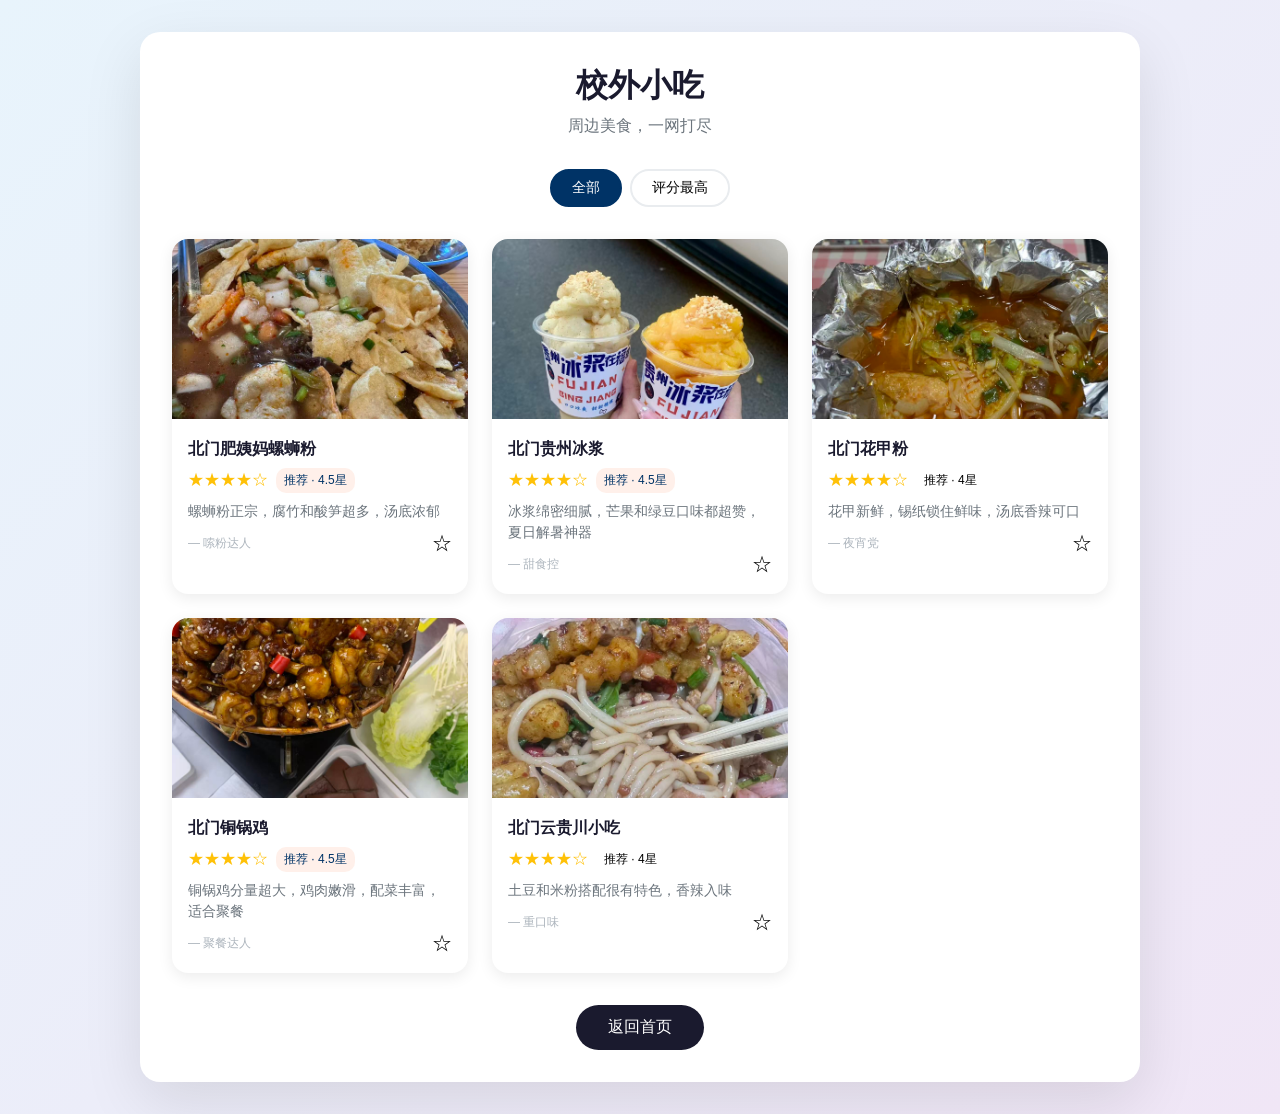
<file: offcampus.html>
<!DOCTYPE html>
<html lang="zh-CN">
<head>
    <meta charset="UTF-8">
    <meta name="viewport" content="width=device-width, initial-scale=1.0">
    <title>校外小吃 - 舌尖上的闽大</title>
    <style>
        * { margin: 0; padding: 0; box-sizing: border-box; }
        :root {
            --primary: #003366;
            --accent: #FFB6C1;
            --secondary: #87CEEB;
            --dark: #1a1a2e;
            --light: #f8f9fa;
            --gray: #6c757d;
            --warning: #ffc107;
        }
        body {
            font-family: 'Segoe UI', 'PingFang SC', 'Microsoft YaHei', sans-serif;
            background: linear-gradient(135deg, #e8f4fc 0%, #f0e6f6 100%);
            min-height: 100vh;
            padding: 2rem;
        }
        .container {
            max-width: 1000px;
            margin: 0 auto;
            background: white;
            border-radius: 20px;
            padding: 2rem;
            box-shadow: 0 20px 60px rgba(0,0,0,0.1);
        }
        .header {
            text-align: center;
            margin-bottom: 2rem;
        }
        .header h1 {
            font-size: 2rem;
            color: var(--dark);
            margin-bottom: 0.5rem;
        }
        .header p {
            color: var(--gray);
        }
        .sort-options {
            display: flex;
            justify-content: center;
            gap: 0.5rem;
            margin-bottom: 2rem;
        }
        .sort-btn {
            padding: 0.5rem 1.25rem;
            border: 2px solid #e9ecef;
            background: white;
            border-radius: 25px;
            cursor: pointer;
            transition: all 0.3s;
            font-size: 0.875rem;
        }
        .sort-btn:hover {
            border-color: var(--primary);
            color: var(--primary);
        }
        .sort-btn.active {
            background: var(--primary);
            color: white;
            border-color: var(--primary);
        }
        .food-grid {
            display: grid;
            grid-template-columns: repeat(auto-fill, minmax(250px, 1fr));
            gap: 1.5rem;
        }
        .food-card {
            background: white;
            border-radius: 16px;
            overflow: hidden;
            box-shadow: 0 4px 15px rgba(0,0,0,0.08);
            transition: all 0.3s;
            cursor: pointer;
        }
        .food-card:hover {
            transform: translateY(-5px);
            box-shadow: 0 12px 35px rgba(0,0,0,0.15);
        }
        .food-image {
            width: 100%;
            height: 180px;
            object-fit: cover;
        }
        .food-image-placeholder {
            width: 100%;
            height: 180px;
            background: linear-gradient(135deg, #667eea 0%, #764ba2 100%);
            display: flex;
            align-items: center;
            justify-content: center;
            font-size: 4rem;
            color: white;
        }
        .food-content {
            padding: 1rem;
        }
        .food-name {
            font-weight: 600;
            font-size: 1rem;
            color: var(--dark);
            margin-bottom: 0.5rem;
        }
        .food-rating {
            display: flex;
            align-items: center;
            gap: 0.5rem;
            margin-bottom: 0.5rem;
        }
        .stars {
            color: var(--warning);
        }
        .rating-tag {
            font-size: 0.75rem;
            padding: 0.25rem 0.5rem;
            border-radius: 10px;
        }
        .rating-tag.excellent {
            background: rgba(255,107,53,0.1);
            color: var(--primary);
        }
        .food-review {
            color: var(--gray);
            font-size: 0.875rem;
            line-height: 1.5;
            margin-bottom: 0.5rem;
        }
        .food-footer {
            display: flex;
            justify-content: space-between;
            align-items: center;
        }
        .food-reviewer {
            color: #adb5bd;
            font-size: 0.75rem;
        }
        .fav-btn {
            background: none;
            border: none;
            font-size: 1.25rem;
            cursor: pointer;
            transition: transform 0.2s;
        }
        .fav-btn:hover {
            transform: scale(1.2);
        }
        .back-btn {
            display: inline-block;
            margin-top: 2rem;
            padding: 0.75rem 2rem;
            background: var(--dark);
            color: white;
            text-decoration: none;
            border-radius: 25px;
        }
        .toast {
            position: fixed;
            bottom: 20px;
            left: 50%;
            transform: translateX(-50%);
            background: var(--dark);
            color: white;
            padding: 1rem 2rem;
            border-radius: 25px;
            z-index: 1000;
        }

        /* 移动端响应式 */
        @media (max-width: 768px) {
            body {
                padding: 1rem;
            }
            .container {
                padding: 1.5rem;
                border-radius: 15px;
            }
            .header h1 {
                font-size: 1.5rem;
            }
            .header p {
                font-size: 0.9rem;
            }
            .sort-options {
                gap: 0.4rem;
                margin-bottom: 1.5rem;
            }
            .sort-btn {
                padding: 0.4rem 1rem;
                font-size: 0.8rem;
            }
            .food-grid {
                grid-template-columns: 1fr;
                gap: 1rem;
            }
            .food-image {
                height: 160px;
            }
            .food-content {
                padding: 0.875rem;
            }
            .food-name {
                font-size: 0.95rem;
            }
            .food-review {
                font-size: 0.8rem;
            }
            .back-btn {
                padding: 0.5rem 1.5rem;
                font-size: 0.9rem;
                margin-top: 1.5rem;
            }
        }

        @media (max-width: 480px) {
            body {
                padding: 0.75rem;
            }
            .container {
                padding: 1rem;
                border-radius: 12px;
            }
            .header h1 {
                font-size: 1.3rem;
            }
            .sort-options {
                gap: 0.3rem;
            }
            .sort-btn {
                padding: 0.3rem 0.8rem;
                font-size: 0.75rem;
            }
            .food-image {
                height: 140px;
            }
            .food-content {
                padding: 0.75rem;
            }
            .food-name {
                font-size: 0.9rem;
            }
            .toast {
                padding: 0.75rem 1.5rem;
                font-size: 0.85rem;
            }
        }
    </style>
</head>
<body>
    <div class="container">
        <div class="header">
            <h1>校外小吃</h1>
            <p>周边美食，一网打尽</p>
        </div>
        
        <div class="sort-options">
            <button class="sort-btn active" data-sort="all" onclick="sortFoods('all')">全部</button>
            <button class="sort-btn" data-sort="rating" onclick="sortFoods('rating')">评分最高</button>
        </div>
        
        <div class="food-grid" id="food-grid"></div>
        
        <div style="text-align: center;">
            <a href="index.html" class="back-btn">返回首页</a>
        </div>
    </div>
    
    <script>
        const foodData = [
            { id: 16, name: '北门肥姨妈螺蛳粉', rating: 4.5, review: '螺蛳粉正宗，腐竹和酸笋超多，汤底浓郁', reviewer: '嗦粉达人', type: 'offcampus', tag: '推荐', image: 'images/北门肥姨妈螺蛳粉.jpg' },
            { id: 17, name: '北门贵州冰浆', rating: 4.5, review: '冰浆绵密细腻，芒果和绿豆口味都超赞，夏日解暑神器', reviewer: '甜食控', type: 'offcampus', tag: '推荐', image: 'images/北门贵州冰浆2.jpg' },
            { id: 18, name: '北门花甲粉', rating: 4, review: '花甲新鲜，锡纸锁住鲜味，汤底香辣可口', reviewer: '夜宵党', type: 'offcampus', tag: '推荐', image: 'images/北门花甲粉.jpg' },
            { id: 19, name: '北门铜锅鸡', rating: 4.5, review: '铜锅鸡分量超大，鸡肉嫩滑，配菜丰富，适合聚餐', reviewer: '聚餐达人', type: 'offcampus', tag: '推荐', image: 'images/北门铜锅鸡1.jpg' },
            { id: 20, name: '北门云贵川小吃', rating: 4, review: '土豆和米粉搭配很有特色，香辣入味', reviewer: '重口味', type: 'offcampus', tag: '推荐', image: 'images/北门云贵川小吃.jpg' }
        ];

        const Storage = {
            get(key) { try { return JSON.parse(localStorage.getItem(key)) || []; } catch { return []; } },
            set(key, value) { localStorage.setItem(key, JSON.stringify(value)); }
        };

        let currentSort = 'all';

        function init() {
            renderFoods('all');
        }

        function sortFoods(sortType) {
            document.querySelectorAll('.sort-btn').forEach(btn => {
                btn.classList.toggle('active', btn.dataset.sort === sortType);
            });
            currentSort = sortType;
            renderFoods(sortType);
        }

        function renderFoods(sortType) {
            let filtered = foodData.filter(f => f.type === 'offcampus');
            
            if (sortType === 'rating') {
                filtered.sort((a, b) => b.rating - a.rating);
            }
            
            const favorites = Storage.get('mjufav_spa');
            const grid = document.getElementById('food-grid');
            
            if (filtered.length === 0) {
                grid.innerHTML = '<p style="text-align:center;color:#6c757d;padding:3rem;">暂无数据</p>';
                return;
            }
            
            grid.innerHTML = filtered.map(food => {
                const isFav = favorites.includes(food.id);
                return `
                    <div class="food-card">
                        ${food.image ? `<img src="${food.image}" alt="${food.name}" class="food-image" loading="lazy">` : '<div class="food-image-placeholder">F</div>'}
                        <div class="food-content">
                            <div class="food-name">${food.name}</div>
                            <div class="food-rating">
                                <span class="stars">${'★'.repeat(Math.floor(food.rating))}${'☆'.repeat(5 - Math.floor(food.rating))}</span>
                                <span class="rating-tag ${food.rating >= 4.5 ? 'excellent' : ''}">${food.tag} · ${food.rating}星</span>
                            </div>
                            <div class="food-review">${food.review}</div>
                            <div class="food-footer">
                                <span class="food-reviewer">— ${food.reviewer}</span>
                                <button class="fav-btn" onclick="toggleFav(${food.id}, event)">${isFav ? '★' : '☆'}</button>
                            </div>
                        </div>
                    </div>
                `;
            }).join('');
        }

        function toggleFav(id, event) {
            event.stopPropagation();
            const favorites = Storage.get('mjufav_spa');
            const index = favorites.indexOf(id);
            
            if (index === -1) {
                favorites.push(id);
                showToast('已添加到收藏');
            } else {
                favorites.splice(index, 1);
                showToast('已取消收藏');
            }
            
            Storage.set('mjufav_spa', favorites);
            renderFoods(currentSort);
        }

        function showToast(msg) {
            const toast = document.createElement('div');
            toast.className = 'toast';
            toast.textContent = msg;
            document.body.appendChild(toast);
            setTimeout(() => toast.remove(), 2000);
        }

        init();
    </script>
</body>
</html>
</file>
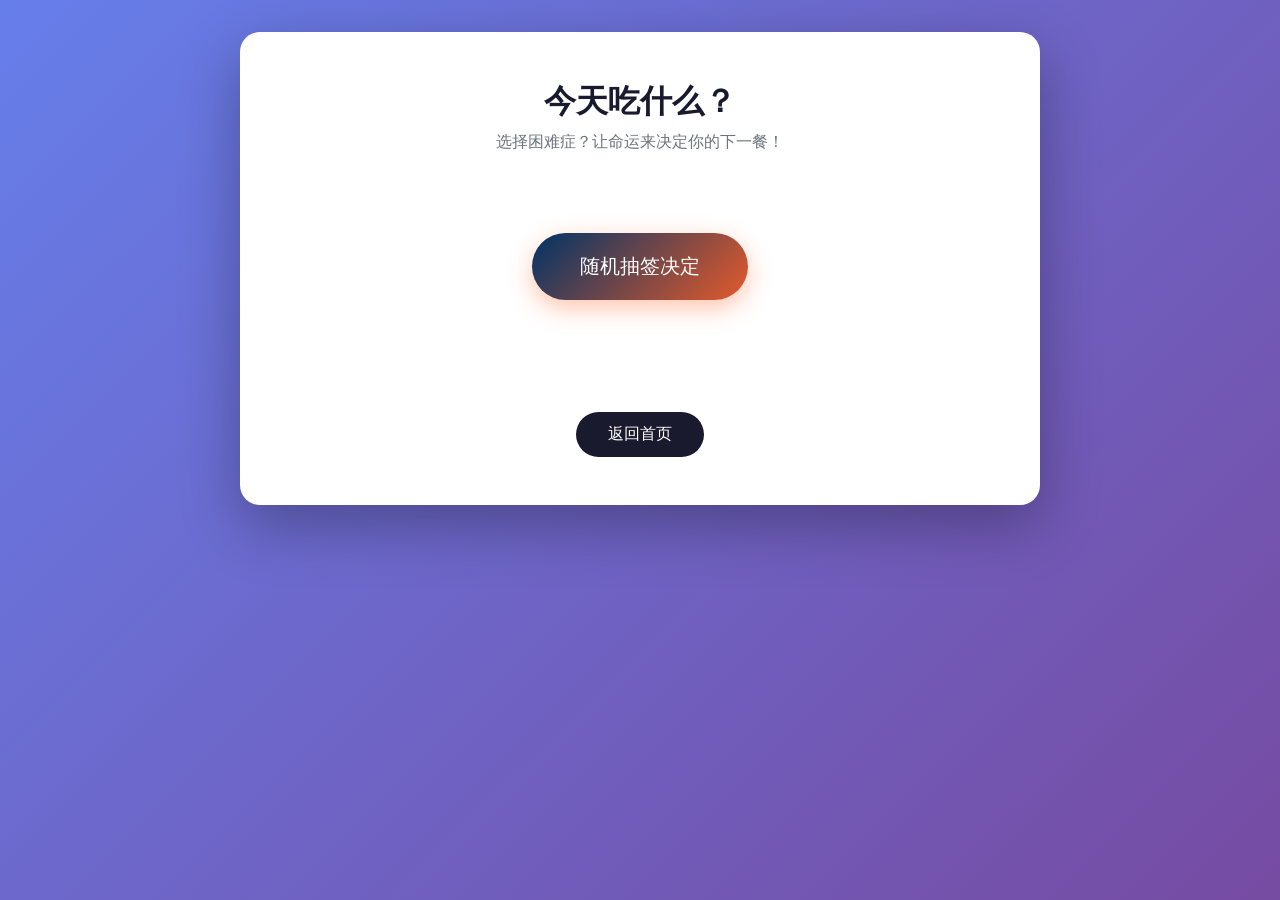
<file: random.html>
<!DOCTYPE html>
<html lang="zh-CN">
<head>
    <meta charset="UTF-8">
    <meta name="viewport" content="width=device-width, initial-scale=1.0">
    <title>今天吃什么 - 舌尖上的闽大</title>
    <style>
        * { margin: 0; padding: 0; box-sizing: border-box; }
        :root {
            --primary: #003366;
            --primary-dark: #e55a2b;
            --secondary: #f7c59f;
            --accent: #FFB6C1;
            --secondary: #87CEEB;
            --dark: #1a1a2e;
            --light: #f8f9fa;
            --gray: #6c757d;
        }
        body {
            font-family: 'Segoe UI', 'PingFang SC', 'Microsoft YaHei', sans-serif;
            background: linear-gradient(135deg, #667eea 0%, #764ba2 100%);
            min-height: 100vh;
            padding: 2rem;
        }
        .container {
            max-width: 800px;
            margin: 0 auto;
            background: white;
            border-radius: 20px;
            padding: 3rem;
            box-shadow: 0 20px 60px rgba(0,0,0,0.3);
        }
        .header {
            text-align: center;
            margin-bottom: 2rem;
        }
        .header h1 {
            font-size: 2rem;
            color: var(--dark);
            margin-bottom: 0.5rem;
        }
        .header p {
            color: var(--gray);
        }
        .random-container {
            text-align: center;
            padding: 3rem 0;
        }
        .random-btn {
            padding: 1.25rem 3rem;
            font-size: 1.25rem;
            background: linear-gradient(135deg, var(--primary) 0%, var(--primary-dark) 100%);
            color: white;
            border: none;
            border-radius: 50px;
            cursor: pointer;
            transition: all 0.3s;
            box-shadow: 0 8px 25px rgba(255,107,53,0.4);
        }
        .random-btn:hover {
            transform: translateY(-3px);
            box-shadow: 0 12px 35px rgba(255,107,53,0.5);
        }
        .random-result {
            margin-top: 2rem;
            animation: fadeIn 0.5s ease;
        }
        @keyframes fadeIn {
            from { opacity: 0; transform: translateY(20px); }
            to { opacity: 1; transform: translateY(0); }
        }
        .result-card {
            background: var(--light);
            border-radius: 20px;
            padding: 2rem;
            margin-top: 1rem;
        }
        .result-card img {
            width: 100%;
            max-height: 300px;
            object-fit: cover;
            border-radius: 12px;
            margin-bottom: 1rem;
        }
        .result-card h2 {
            color: var(--primary);
            font-size: 1.5rem;
            margin-bottom: 0.5rem;
        }
        .result-card .rating {
            color: #ffc107;
            font-size: 1.25rem;
            margin-bottom: 0.5rem;
        }
        .result-card .review {
            color: var(--gray);
            line-height: 1.6;
        }
        .result-card .meta {
            margin-top: 1rem;
            font-size: 0.875rem;
            color: var(--gray);
        }
        .back-btn {
            display: inline-block;
            margin-top: 2rem;
            padding: 0.75rem 2rem;
            background: var(--dark);
            color: white;
            text-decoration: none;
            border-radius: 25px;
            transition: all 0.3s;
        }
        .back-btn:hover {
            background: var(--primary);
        }

        /* 移动端响应式 */
        @media (max-width: 768px) {
            body {
                padding: 1rem;
            }
            .container {
                padding: 1.5rem;
                border-radius: 15px;
            }
            .header h1 {
                font-size: 1.5rem;
            }
            .header p {
                font-size: 0.9rem;
            }
            .random-container {
                padding: 2rem 0;
            }
            .random-btn {
                padding: 1rem 2.5rem;
                font-size: 1.1rem;
            }
            .result-card {
                padding: 1.5rem;
            }
            .result-card img {
                max-height: 250px;
            }
            .result-card h2 {
                font-size: 1.25rem;
            }
            .result-card .rating {
                font-size: 1.1rem;
            }
            .result-card .review {
                font-size: 0.9rem;
            }
            .back-btn {
                padding: 0.5rem 1.5rem;
                font-size: 0.9rem;
                margin-top: 1.5rem;
            }
        }

        @media (max-width: 480px) {
            body {
                padding: 0.75rem;
            }
            .container {
                padding: 1rem;
                border-radius: 12px;
            }
            .header h1 {
                font-size: 1.3rem;
            }
            .random-container {
                padding: 1.5rem 0;
            }
            .random-btn {
                padding: 0.875rem 2rem;
                font-size: 1rem;
            }
            .result-card {
                padding: 1rem;
                border-radius: 12px;
            }
            .result-card img {
                max-height: 200px;
            }
            .result-card h2 {
                font-size: 1.1rem;
            }
            .result-card .rating {
                font-size: 1rem;
            }
            .result-card .review {
                font-size: 0.85rem;
            }
            .result-card .meta {
                font-size: 0.8rem;
            }
            .back-btn {
                padding: 0.5rem 1.25rem;
                font-size: 0.85rem;
            }
        }
    </style>
</head>
<body>
    <div class="container">
        <div class="header">
            <h1>今天吃什么？</h1>
            <p>选择困难症？让命运来决定你的下一餐！</p>
        </div>
        
        <div class="random-container">
            <button class="random-btn" onclick="drawRandomFood()">随机抽签决定</button>
            <div id="random-result" class="random-result"></div>
        </div>
        
        <div style="text-align: center;">
            <a href="index.html" class="back-btn">返回首页</a>
        </div>
    </div>
    
    <script>
        const foodData = [
            { id: 1, name: '一堂拌面扁肉', rating: 4.5, review: '拌面劲道，扁肉汤鲜味美，早餐首选', reviewer: '早起鸟', image: 'images/一堂拌面扁肉.jpg' },
            { id: 2, name: '一堂肴伯黑鸭煲', rating: 4.5, review: '黑鸭煲香辣入味，配菜丰富，超级下饭', reviewer: '辣妹子', image: 'images/一堂肴伯黑鸭煲.jpg' },
            { id: 3, name: '一堂意面', rating: 4, review: '意面口感不错，煎蛋很香，分量足', reviewer: '西餐控', image: 'images/一堂意面.jpg' },
            { id: 4, name: '二堂干蒸菜', rating: 4.5, review: '干蒸排骨和牛肉都很香，配米饭绝了', reviewer: '干饭王', image: 'images/二堂干蒸菜.jpg' },
            { id: 5, name: '二堂古茗奶茶', rating: 4.5, review: '芝士葡萄超好喝，奶盖浓郁，果茶清爽', reviewer: '奶茶控', image: 'images/二堂古茗.jpg' },
            { id: 6, name: '二堂老丈人牛肉面', rating: 4.5, review: '牛肉大片，汤底醇厚，花生很香', reviewer: '面食控', image: 'images/二堂老丈人牛肉面.jpg' },
            { id: 7, name: '二堂麻辣烫', rating: 4, review: '菜品丰富，汤底浓郁，丸子很Q弹', reviewer: '辣妹子', image: 'images/二堂麻辣烫.jpg' },
            { id: 8, name: '二堂米婆婆', rating: 4, review: '锅包肉酥脆，麻婆豆腐嫩滑，金针菇下饭', reviewer: '东北胃', image: 'images/二堂米婆婆.jpg' },
            { id: 9, name: '二堂石锅拌饭', rating: 4.5, review: '五花肉石锅拌饭，泡菜酸辣开胃，溏心蛋完美', reviewer: '韩料控', image: 'images/二堂石锅拌饭.jpg' },
            { id: 10, name: '二堂水果捞', rating: 4.5, review: '水果新鲜种类多，芒果超甜，车厘子很大颗', reviewer: '甜食控', image: 'images/二堂水果捞.jpg' },
            { id: 11, name: '二堂五谷渔粉', rating: 4.5, review: '渔粉滑嫩，炸蛋吸满汤汁，香菜提味', reviewer: '嗦粉达人', image: 'images/二堂五谷渔粉.jpg' },
            { id: 12, name: '二堂云南鸡汤米线', rating: 4.5, review: '鸡汤鲜美，鱼肉嫩滑，豌豆酥脆', reviewer: '养生党', image: 'images/二堂云南鸡汤米线.jpg' },
            { id: 13, name: '三堂烤盘饭', rating: 4.5, review: '烤盘饭香辣过瘾，配菜丰富，米饭管饱', reviewer: '干饭王', image: 'images/三堂烤盘饭.jpg' },
            { id: 14, name: '三堂麻辣香锅', rating: 4.5, review: '麻辣香锅料足味正，丸子和蔬菜搭配完美', reviewer: '重口味', image: 'images/三堂麻辣香锅.jpg' },
            { id: 15, name: '三堂汤先生', rating: 4, review: '黑椒肉片嫩滑，配菜丰富，营养均衡', reviewer: '养生党', image: 'images/三堂汤先生.jpg' },
            { id: 16, name: '北门肥姨妈螺蛳粉', rating: 4.5, review: '螺蛳粉正宗，腐竹和酸笋超多，汤底浓郁', reviewer: '嗦粉达人', image: 'images/北门肥姨妈螺蛳粉.jpg' },
            { id: 17, name: '北门贵州冰浆', rating: 4.5, review: '冰浆绵密细腻，芒果和绿豆口味都超赞', reviewer: '甜食控', image: 'images/北门贵州冰浆2.jpg' },
            { id: 18, name: '北门花甲粉', rating: 4, review: '花甲新鲜，锡纸锁住鲜味，汤底香辣可口', reviewer: '夜宵党', image: 'images/北门花甲粉.jpg' },
            { id: 19, name: '北门铜锅鸡', rating: 4.5, review: '铜锅鸡分量超大，鸡肉嫩滑，配菜丰富', reviewer: '聚餐达人', image: 'images/北门铜锅鸡1.jpg' },
            { id: 20, name: '北门云贵川小吃', rating: 4, review: '土豆和米粉搭配很有特色，香辣入味', reviewer: '重口味', image: 'images/北门云贵川小吃.jpg' }
        ];

        function drawRandomFood() {
            const resultDiv = document.getElementById('random-result');
            resultDiv.innerHTML = '<p style="color: white; font-size: 1.25rem;">命运在转动中...</p>';
            
            let count = 0;
            const interval = setInterval(() => {
                const random = foodData[Math.floor(Math.random() * foodData.length)];
                resultDiv.innerHTML = `
                    <div class="result-card">
                        <p style="color: var(--gray);">命运决定...</p>
                        <h2>${random.name}</h2>
                    </div>
                `;
                count++;
                if (count > 10) {
                    clearInterval(interval);
                    const final = foodData[Math.floor(Math.random() * foodData.length)];
                    resultDiv.innerHTML = `
                        <div class="result-card">
                            ${final.image ? `<img src="${final.image}" alt="${final.name}">` : ''}
                            <h2>${final.name}</h2>
                            <div class="rating">${'★'.repeat(Math.floor(final.rating))}${'☆'.repeat(5 - Math.floor(final.rating))} ${final.rating}分</div>
                            <p class="review">"${final.review}"</p>
                            <div class="meta">— ${final.reviewer}</div>
                        </div>
                    `;
                }
            }, 100);
        }
    </script>
</body>
</html>
</file>
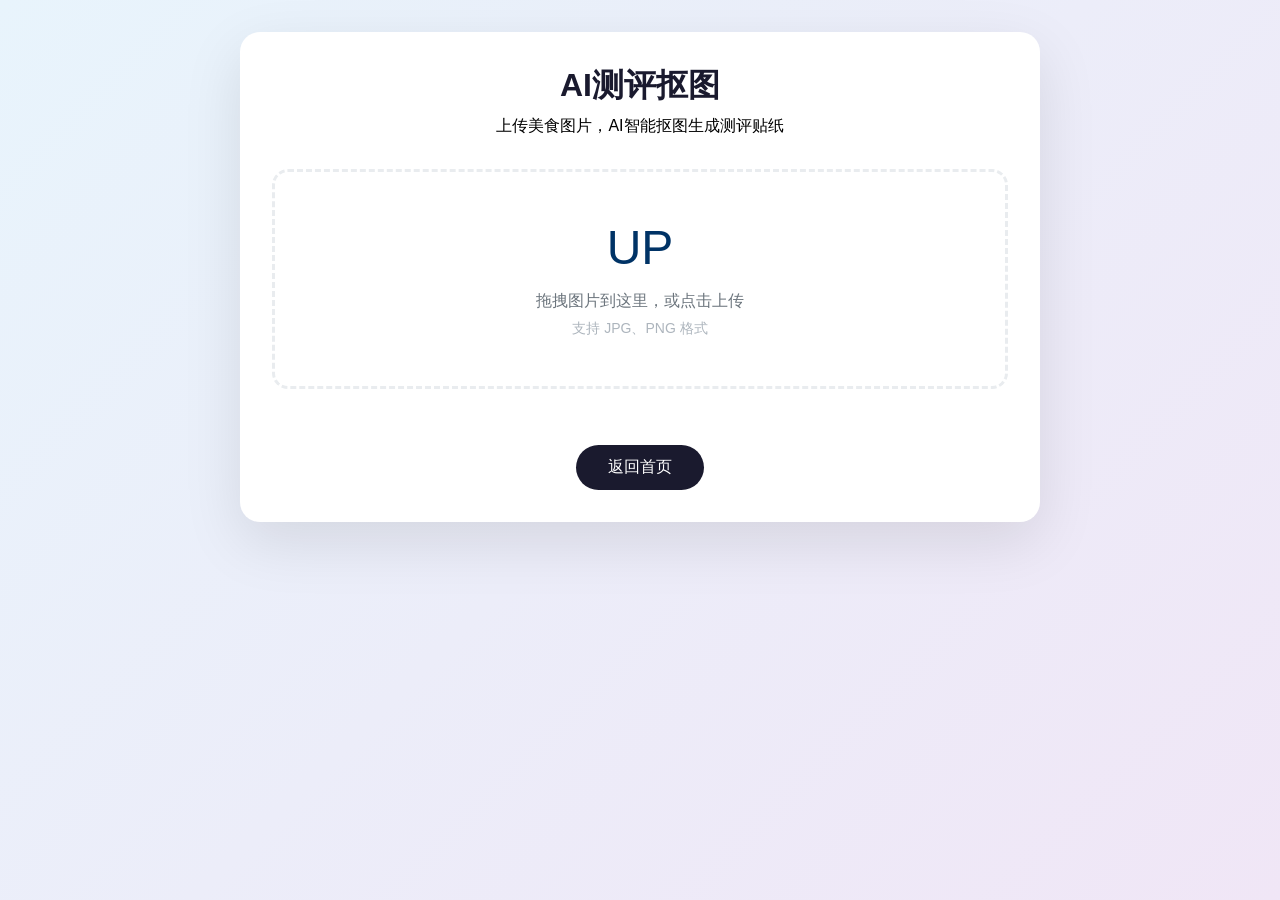
<file: sticker.html>
<!DOCTYPE html>
<html lang="zh-CN">
<head>
    <meta charset="UTF-8">
    <meta name="viewport" content="width=device-width, initial-scale=1.0">
    <title>AI测评抠图 - 舌尖上的闽大</title>
    <style>
        * { margin: 0; padding: 0; box-sizing: border-box; }
        :root {
            --primary: #003366;
            --accent: #FFB6C1;
            --secondary: #87CEEB;
            --dark: #1a1a2e;
            --light: #f8f9fa;
            --gray: #6c757d;
        }
        body {
            font-family: 'Segoe UI', 'PingFang SC', 'Microsoft YaHei', sans-serif;
            background: linear-gradient(135deg, #e8f4fc 0%, #f0e6f6 100%);
            min-height: 100vh;
            padding: 2rem;
        }
        .container {
            max-width: 800px;
            margin: 0 auto;
            background: white;
            border-radius: 20px;
            padding: 2rem;
            box-shadow: 0 20px 60px rgba(0,0,0,0.1);
        }
        .header {
            text-align: center;
            margin-bottom: 2rem;
        }
        .header h1 {
            font-size: 2rem;
            color: var(--dark);
            margin-bottom: 0.5rem;
        }
        .dropzone {
            border: 3px dashed #e9ecef;
            border-radius: 16px;
            padding: 3rem;
            text-align: center;
            cursor: pointer;
            transition: all 0.3s;
            margin-bottom: 1.5rem;
        }
        .dropzone:hover {
            border-color: var(--primary);
            background: rgba(255,107,53,0.05);
        }
        .dropzone-icon {
            font-size: 3rem;
            color: var(--primary);
            margin-bottom: 1rem;
        }
        .dropzone-text {
            color: var(--gray);
            margin-bottom: 0.5rem;
        }
        .dropzone-hint {
            color: #adb5bd;
            font-size: 0.875rem;
        }
        .file-input {
            display: none;
        }
        .sticker-preview {
            text-align: center;
            margin-bottom: 1.5rem;
        }
        .sticker-preview img {
            max-width: 100%;
            max-height: 300px;
            border-radius: 12px;
        }
        .style-selector {
            margin-bottom: 1.5rem;
        }
        .style-selector h4 {
            margin-bottom: 1rem;
            color: var(--dark);
        }
        .style-options {
            display: flex;
            gap: 1rem;
            justify-content: center;
        }
        .style-option {
            padding: 1rem 2rem;
            border: 2px solid #e9ecef;
            border-radius: 12px;
            cursor: pointer;
            text-align: center;
            transition: all 0.3s;
        }
        .style-option:hover {
            border-color: var(--primary);
        }
        .style-option.active {
            border-color: var(--primary);
            background: rgba(255,107,53,0.1);
        }
        .sliders-section {
            margin-bottom: 1.5rem;
        }
        .slider-group {
            margin-bottom: 1rem;
        }
        .slider-group label {
            display: block;
            margin-bottom: 0.5rem;
            color: var(--dark);
        }
        .slider-group input[type="range"] {
            width: 100%;
            height: 8px;
            border-radius: 4px;
            background: #e9ecef;
            outline: none;
        }
        .slider-val {
            color: var(--primary);
            font-weight: 600;
        }
        .sticker-comment-input {
            width: 100%;
            padding: 0.75rem;
            border: 2px solid #e9ecef;
            border-radius: 10px;
            font-size: 1rem;
        }
        .generate-btn {
            width: 100%;
            padding: 1rem;
            background: linear-gradient(135deg, var(--primary) 0%, #e55a2b 100%);
            color: white;
            border: none;
            border-radius: 25px;
            font-size: 1.1rem;
            cursor: pointer;
            margin-top: 1rem;
        }
        .ai-processing {
            text-align: center;
            padding: 2rem;
        }
        .ai-spinner {
            width: 50px;
            height: 50px;
            border: 4px solid #e9ecef;
            border-top-color: var(--primary);
            border-radius: 50%;
            animation: spin 1s linear infinite;
            margin: 0 auto 1rem;
        }
        @keyframes spin {
            to { transform: rotate(360deg); }
        }
        .sticker-result {
            text-align: center;
            margin-top: 1.5rem;
        }
        .sticker-result img {
            max-width: 100%;
            border-radius: 12px;
            box-shadow: 0 8px 25px rgba(0,0,0,0.15);
        }
        .sticker-result-btn {
            padding: 0.75rem 2rem;
            background: var(--dark);
            color: white;
            border: none;
            border-radius: 25px;
            cursor: pointer;
            margin-top: 1rem;
        }
        .back-btn {
            display: inline-block;
            margin-top: 2rem;
            padding: 0.75rem 2rem;
            background: var(--dark);
            color: white;
            text-decoration: none;
            border-radius: 25px;
        }
        .toast {
            position: fixed;
            bottom: 20px;
            left: 50%;
            transform: translateX(-50%);
            background: var(--dark);
            color: white;
            padding: 1rem 2rem;
            border-radius: 25px;
            z-index: 1000;
        }

        /* 移动端响应式 */
        @media (max-width: 768px) {
            body {
                padding: 1rem;
            }
            .container {
                padding: 1.5rem;
                border-radius: 15px;
            }
            .header h1 {
                font-size: 1.5rem;
            }
            .header p {
                font-size: 0.9rem;
            }
            .dropzone {
                padding: 2rem;
            }
            .dropzone-icon {
                font-size: 2.5rem;
            }
            .dropzone-text {
                font-size: 0.95rem;
            }
            .dropzone-hint {
                font-size: 0.8rem;
            }
            .sticker-preview img {
                max-height: 250px;
            }
            .style-selector h4 {
                font-size: 0.95rem;
            }
            .style-options {
                gap: 0.75rem;
            }
            .style-option {
                padding: 0.75rem 1.5rem;
                font-size: 0.9rem;
            }
            .slider-group label {
                font-size: 0.9rem;
            }
            .sticker-comment-input {
                padding: 0.6rem;
                font-size: 0.95rem;
            }
            .generate-btn {
                padding: 0.875rem;
                font-size: 1rem;
            }
            .ai-spinner {
                width: 40px;
                height: 40px;
            }
            .sticker-result-btn {
                padding: 0.6rem 1.5rem;
                font-size: 0.9rem;
            }
            .back-btn {
                padding: 0.5rem 1.5rem;
                font-size: 0.9rem;
                margin-top: 1.5rem;
            }
        }

        @media (max-width: 480px) {
            body {
                padding: 0.75rem;
            }
            .container {
                padding: 1rem;
                border-radius: 12px;
            }
            .header h1 {
                font-size: 1.3rem;
            }
            .dropzone {
                padding: 1.5rem;
            }
            .dropzone-icon {
                font-size: 2rem;
            }
            .sticker-preview img {
                max-height: 200px;
            }
            .style-options {
                flex-wrap: wrap;
                gap: 0.5rem;
            }
            .style-option {
                padding: 0.5rem 1rem;
                font-size: 0.85rem;
            }
            .slider-group label {
                font-size: 0.85rem;
            }
            .sticker-comment-input {
                padding: 0.5rem;
                font-size: 0.9rem;
            }
            .generate-btn {
                padding: 0.75rem;
                font-size: 0.95rem;
            }
            .sticker-result-btn {
                padding: 0.5rem 1.25rem;
                font-size: 0.85rem;
            }
            .toast {
                padding: 0.75rem 1.5rem;
                font-size: 0.85rem;
            }
        }
    </style>
</head>
<body>
    <div class="container">
        <div class="header">
            <h1>AI测评抠图</h1>
            <p>上传美食图片，AI智能抠图生成测评贴纸</p>
        </div>
        
        <div class="dropzone" id="dropzone">
            <input type="file" id="file-input" accept="image/*" class="file-input">
            <div class="dropzone-icon">UP</div>
            <p class="dropzone-text">拖拽图片到这里，或点击上传</p>
            <p class="dropzone-hint">支持 JPG、PNG 格式</p>
        </div>
        
        <div id="preview" class="sticker-preview"></div>
        
        <div class="style-selector" id="style-selector" style="display:none;">
            <h4>选择贴纸风格</h4>
            <div class="style-options">
                <div class="style-option active" data-style="polaroid" onclick="selectStyle(this)">拍立得</div>
                <div class="style-option" data-style="circle" onclick="selectStyle(this)">圆形</div>
                <div class="style-option" data-style="card" onclick="selectStyle(this)">卡片</div>
            </div>
        </div>
        
        <div class="sliders-section" id="sliders-section" style="display:none;">
            <div class="slider-group">
                <label>口味评分: <span id="taste-value" class="slider-val">3.0</span></label>
                <input type="range" id="taste-slider" min="0" max="5" step="0.5" value="3">
            </div>
            <div class="slider-group">
                <label>分量评分: <span id="portion-value" class="slider-val">3.0</span></label>
                <input type="range" id="portion-slider" min="0" max="5" step="0.5" value="3">
            </div>
            <div class="slider-group">
                <label>性价比评分: <span id="value-value" class="slider-val">3.0</span></label>
                <input type="range" id="value-slider" min="0" max="5" step="0.5" value="3">
            </div>
            <div class="slider-group">
                <label>评论文字: <span class="slider-hint">(选填，最多20字)</span></label>
                <input type="text" id="comment" class="sticker-comment-input" placeholder="写点评价吧..." maxlength="20">
            </div>
            <button class="generate-btn" onclick="generateSticker()">AI智能抠图生成</button>
        </div>
        
        <div id="processing" class="ai-processing" style="display:none;">
            <div class="ai-spinner"></div>
            <p>AI正在智能抠图中...</p>
        </div>
        
        <div id="result" class="sticker-result"></div>
        
        <div style="text-align: center;">
            <a href="index.html" class="back-btn">返回首页</a>
        </div>
    </div>
    
    <script>
        let stickerImage = null;
        let stickerStyle = 'polaroid';
        
        const Storage = {
            get(key) { try { return JSON.parse(localStorage.getItem(key)) || []; } catch { return []; } },
            set(key, value) { localStorage.setItem(key, JSON.stringify(value)); }
        };

        // 初始化
        document.getElementById('dropzone').addEventListener('click', () => document.getElementById('file-input').click());
        document.getElementById('file-input').addEventListener('change', handleUpload);
        
        ['taste', 'portion', 'value'].forEach(type => {
            document.getElementById(`${type}-slider`).addEventListener('input', (e) => {
                document.getElementById(`${type}-value`).textContent = parseFloat(e.target.value).toFixed(1);
            });
        });

        function handleUpload(e) {
            const file = e.target.files[0];
            if (!file || !file.type.startsWith('image/')) {
                showToast('请上传图片文件');
                return;
            }
            
            const reader = new FileReader();
            reader.onload = (e) => {
                stickerImage = new Image();
                stickerImage.onload = () => {
                    document.getElementById('preview').innerHTML = `<img src="${e.target.result}" alt="预览">`;
                    document.getElementById('style-selector').style.display = 'block';
                    document.getElementById('sliders-section').style.display = 'block';
                };
                stickerImage.src = e.target.result;
            };
            reader.readAsDataURL(file);
        }

        function selectStyle(el) {
            document.querySelectorAll('.style-option').forEach(o => o.classList.remove('active'));
            el.classList.add('active');
            stickerStyle = el.dataset.style;
        }

        function generateSticker() {
            if (!stickerImage) {
                showToast('请先上传图片');
                return;
            }
            
            document.getElementById('processing').style.display = 'block';
            
            setTimeout(() => {
                const taste = parseFloat(document.getElementById('taste-slider').value);
                const portion = parseFloat(document.getElementById('portion-slider').value);
                const value = parseFloat(document.getElementById('value-slider').value);
                const comment = document.getElementById('comment').value.trim();
                
                const canvas = document.createElement('canvas');
                const ctx = canvas.getContext('2d');
                renderSticker(ctx, canvas, taste, portion, value, comment);
                
                const dataUrl = canvas.toDataURL('image/png');
                
                // 保存到收藏
                const stickers = Storage.get('mjufav_stickers');
                stickers.push({
                    id: Date.now(),
                    src: dataUrl,
                    date: new Date().toLocaleDateString()
                });
                Storage.set('mjufav_stickers', stickers);
                
                document.getElementById('processing').style.display = 'none';
                document.getElementById('result').innerHTML = `
                    <img src="${dataUrl}" alt="测评贴纸">
                    <div>
                        <button class="sticker-result-btn" onclick="downloadSticker()">保存图片</button>
                    </div>
                    <p style="margin-top:1rem;color:#6c757d;">贴纸已自动保存到收藏页</p>
                `;
                
                showToast('测评贴纸生成成功！');
            }, 2000);
        }

        function renderSticker(ctx, canvas, taste, portion, value, comment) {
            const w = 400, h = 500;
            canvas.width = w;
            canvas.height = h;
            
            if (stickerStyle === 'polaroid') {
                canvas.width = 400;
                canvas.height = 550;
                
                ctx.fillStyle = '#fff';
                ctx.fillRect(0, 0, canvas.width, canvas.height);
                ctx.shadowColor = 'rgba(0,0,0,0.15)';
                ctx.shadowBlur = 20;
                ctx.fillRect(15, 15, canvas.width - 30, canvas.height - 80);
                
                const scale = Math.min(1, 350 / stickerImage.width);
                const iw = stickerImage.width * scale, ih = stickerImage.height * scale;
                ctx.drawImage(stickerImage, (canvas.width - iw) / 2, 30, iw, ih);
                
                ctx.shadowBlur = 0;
                ctx.fillStyle = '#1a1a2e';
                ctx.font = 'bold 16px sans-serif';
                ctx.textAlign = 'center';
                ctx.fillText('舌尖闽大 · 测评', canvas.width / 2, canvas.height - 50);
                
                const avg = ((taste + portion + value) / 3).toFixed(1);
                ctx.font = 'bold 20px sans-serif';
                ctx.fillStyle = '#ff6b35';
                ctx.fillText(`综合 ${avg}分`, canvas.width / 2, canvas.height - 25);
            } else if (stickerStyle === 'circle') {
                canvas.width = 400;
                canvas.height = 480;
                
                const grad = ctx.createLinearGradient(0, 0, canvas.width, canvas.height);
                grad.addColorStop(0, '#667eea');
                grad.addColorStop(1, '#764ba2');
                ctx.fillStyle = grad;
                ctx.fillRect(0, 0, canvas.width, canvas.height);
                
                const cx = canvas.width / 2, cy = 180, r = 140;
                ctx.save();
                ctx.beginPath();
                ctx.arc(cx, cy, r, 0, Math.PI * 2);
                ctx.clip();
                const scale = Math.max(r * 2 / stickerImage.width, r * 2 / stickerImage.height);
                ctx.drawImage(stickerImage, cx - stickerImage.width * scale / 2, cy - stickerImage.height * scale / 2, stickerImage.width * scale, stickerImage.height * scale);
                ctx.restore();
                
                ctx.fillStyle = 'rgba(255,255,255,0.95)';
                ctx.fillRect(0, 360, canvas.width, 120);
                
                const avg = ((taste + portion + value) / 3).toFixed(1);
                ctx.fillStyle = '#1a1a2e';
                ctx.font = 'bold 14px sans-serif';
                ctx.fillText('舌尖闽大 · 测评', canvas.width / 2, 390);
                ctx.font = 'bold 28px sans-serif';
                ctx.fillStyle = '#ff6b35';
                ctx.fillText(`${avg}分`, canvas.width / 2, 430);
            } else {
                canvas.width = 400;
                canvas.height = 520;
                
                const grad = ctx.createLinearGradient(0, 0, canvas.width, canvas.height);
                grad.addColorStop(0, '#1a1a2e');
                grad.addColorStop(1, '#2d2d44');
                ctx.fillStyle = grad;
                ctx.fillRect(0, 0, canvas.width, canvas.height);
                
                const scale = Math.min(1, 360 / stickerImage.width);
                const iw = stickerImage.width * scale, ih = stickerImage.height * scale;
                ctx.drawImage(stickerImage, (canvas.width - iw) / 2, 20, iw, ih);
                
                ctx.fillStyle = '#fff';
                ctx.font = 'bold 16px sans-serif';
                ctx.textAlign = 'center';
                ctx.fillText('舌尖闽大 · 测评', canvas.width / 2, canvas.height - 80);
                
                const avg = ((taste + portion + value) / 3).toFixed(1);
                ctx.font = 'bold 32px sans-serif';
                ctx.fillStyle = '#ff6b35';
                ctx.fillText(`${avg}`, canvas.width / 2, canvas.height - 40);
            }
        }

        function downloadSticker() {
            const canvas = document.querySelector('#result canvas') || document.createElement('canvas');
            const link = document.createElement('a');
            link.download = `舌尖闽大测评_${Date.now()}.png`;
            link.href = document.querySelector('#result img').src;
            link.click();
            showToast('图片已开始下载！');
        }

        function showToast(msg) {
            const toast = document.createElement('div');
            toast.className = 'toast';
            toast.textContent = msg;
            document.body.appendChild(toast);
            setTimeout(() => toast.remove(), 2000);
        }
    </script>
</body>
</html>
</file>
